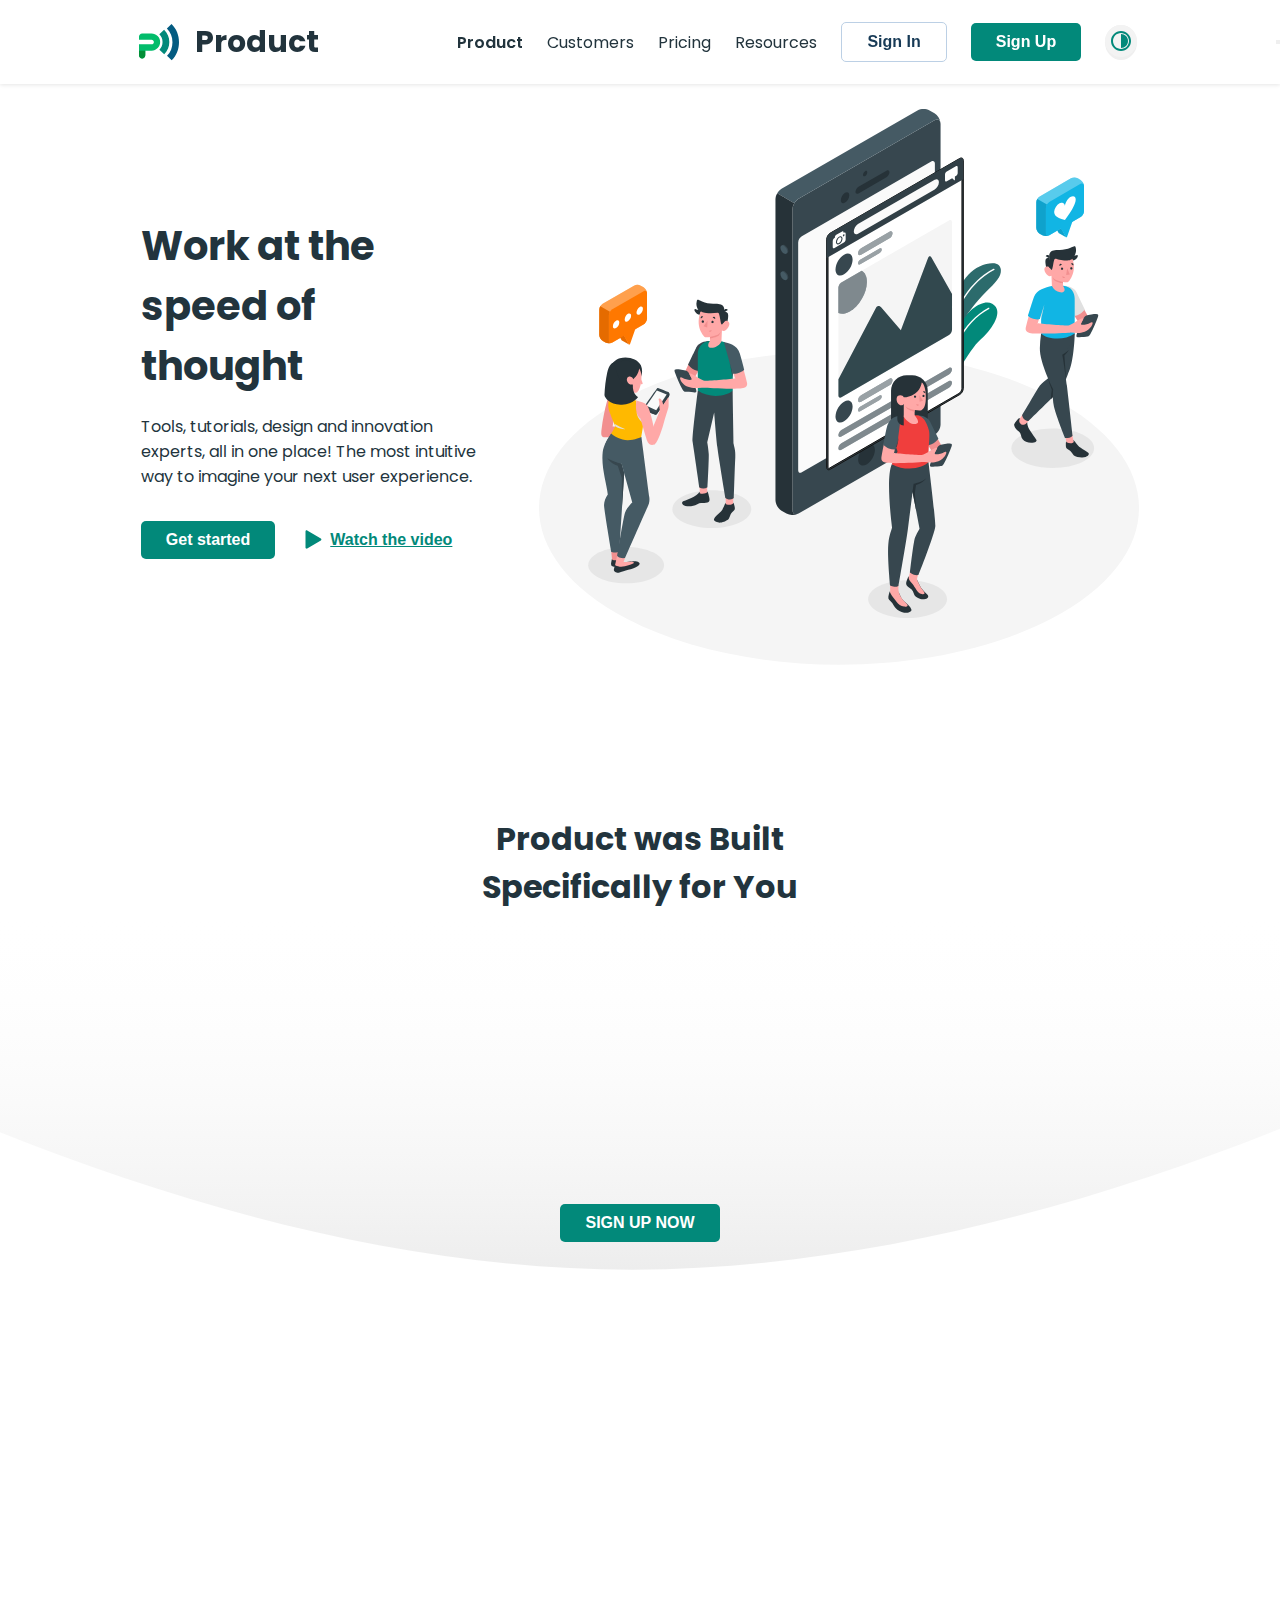
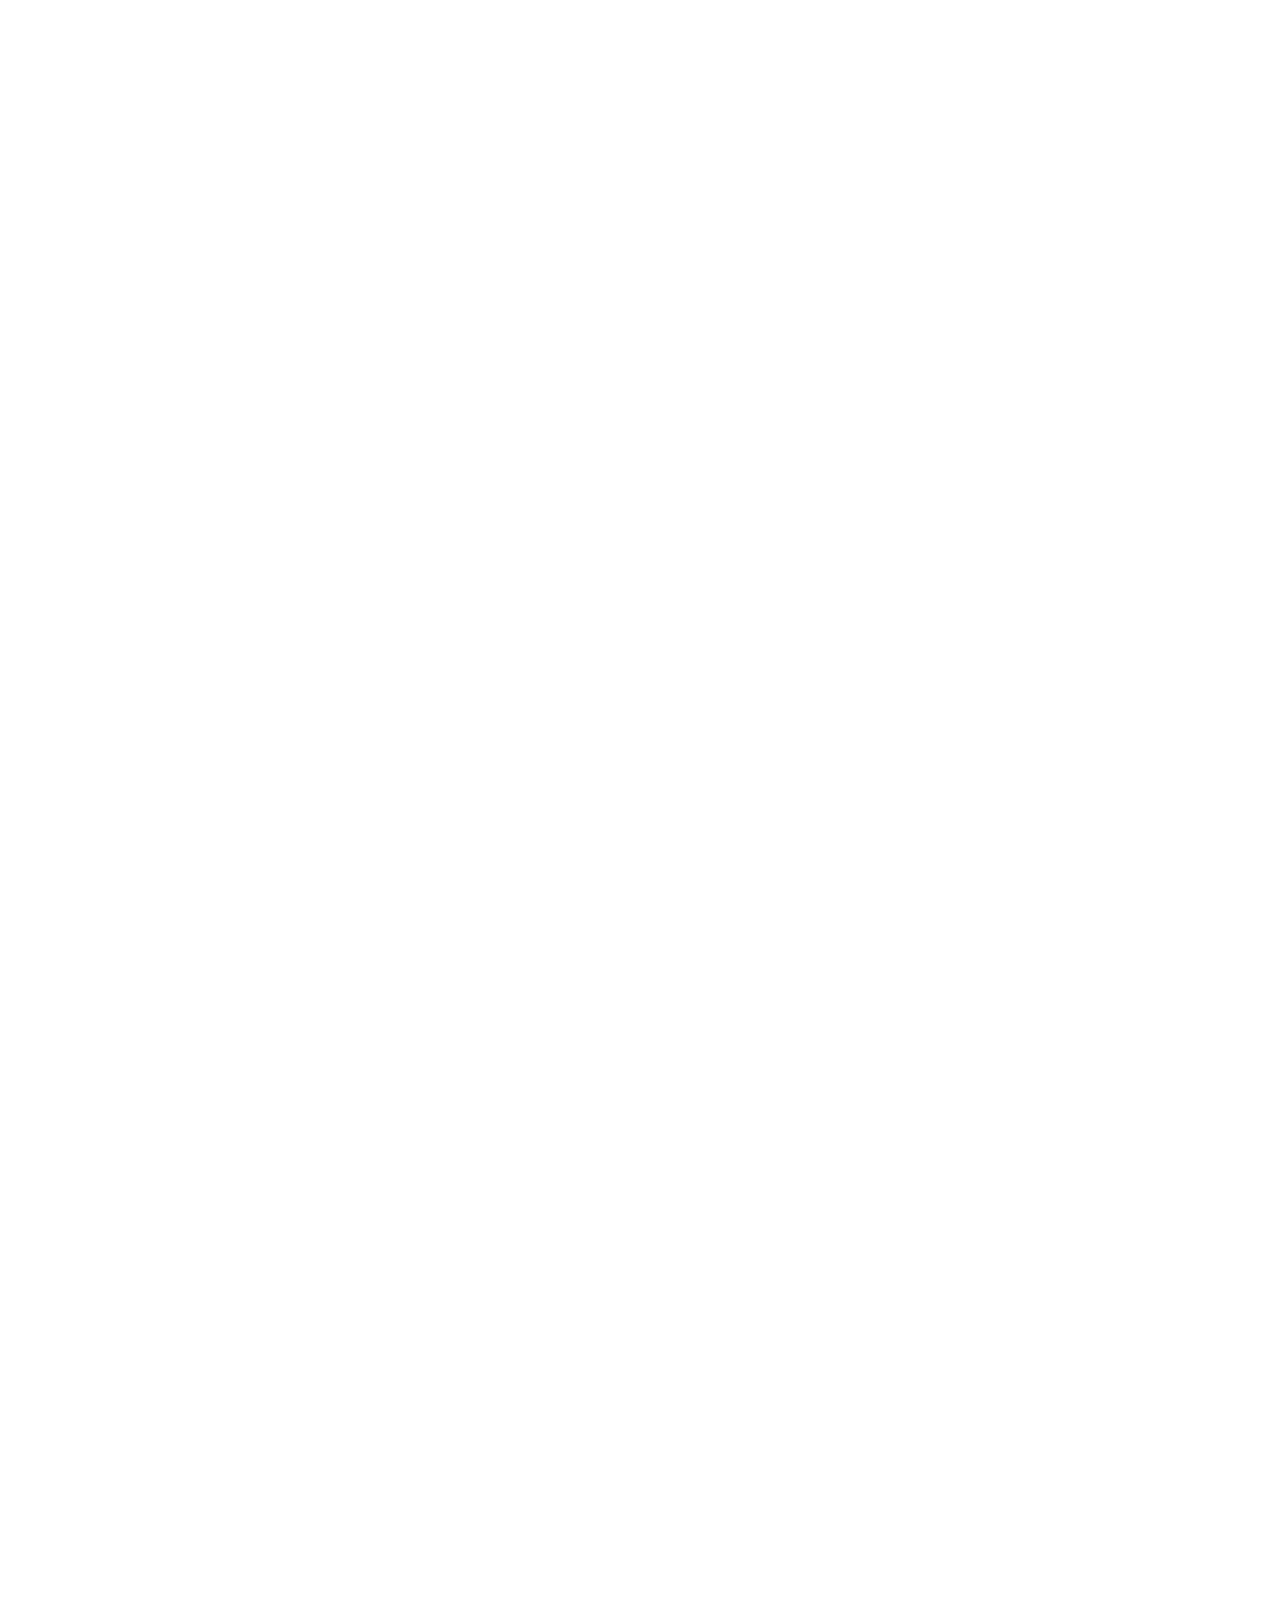
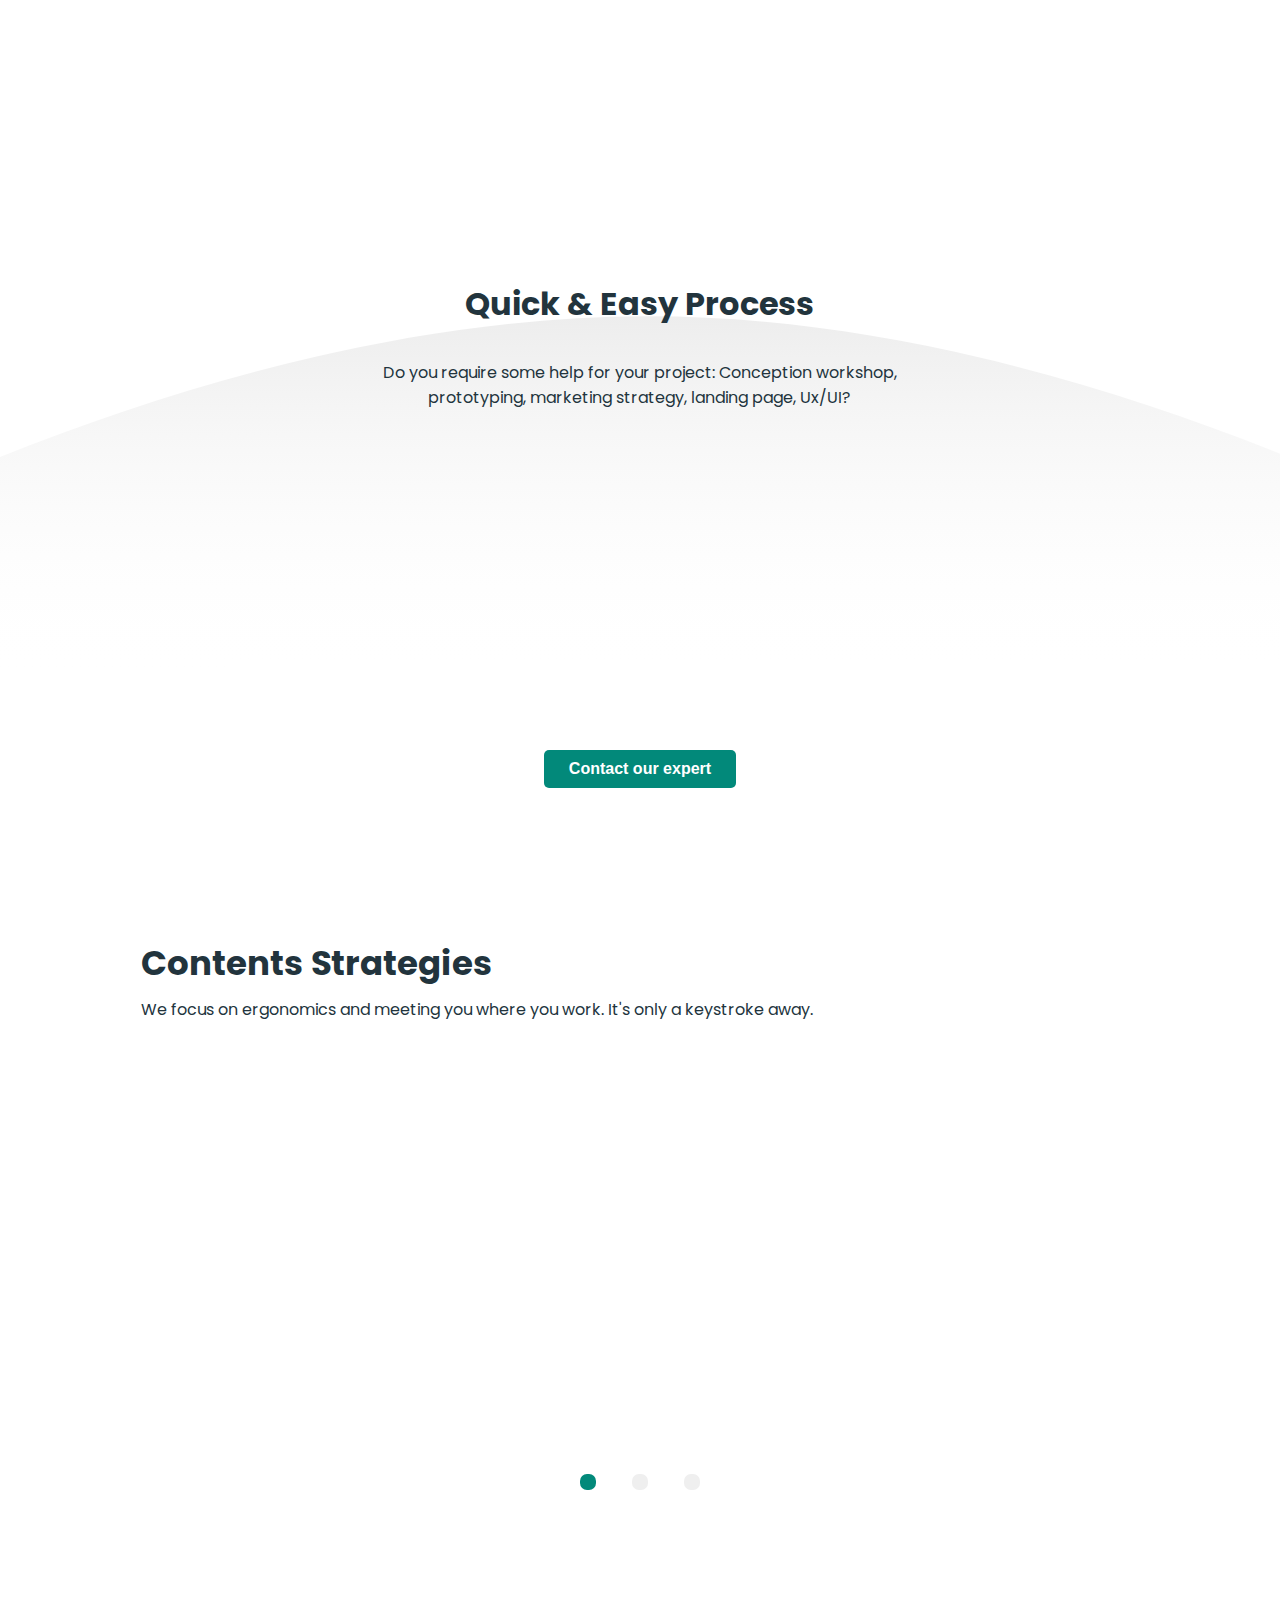
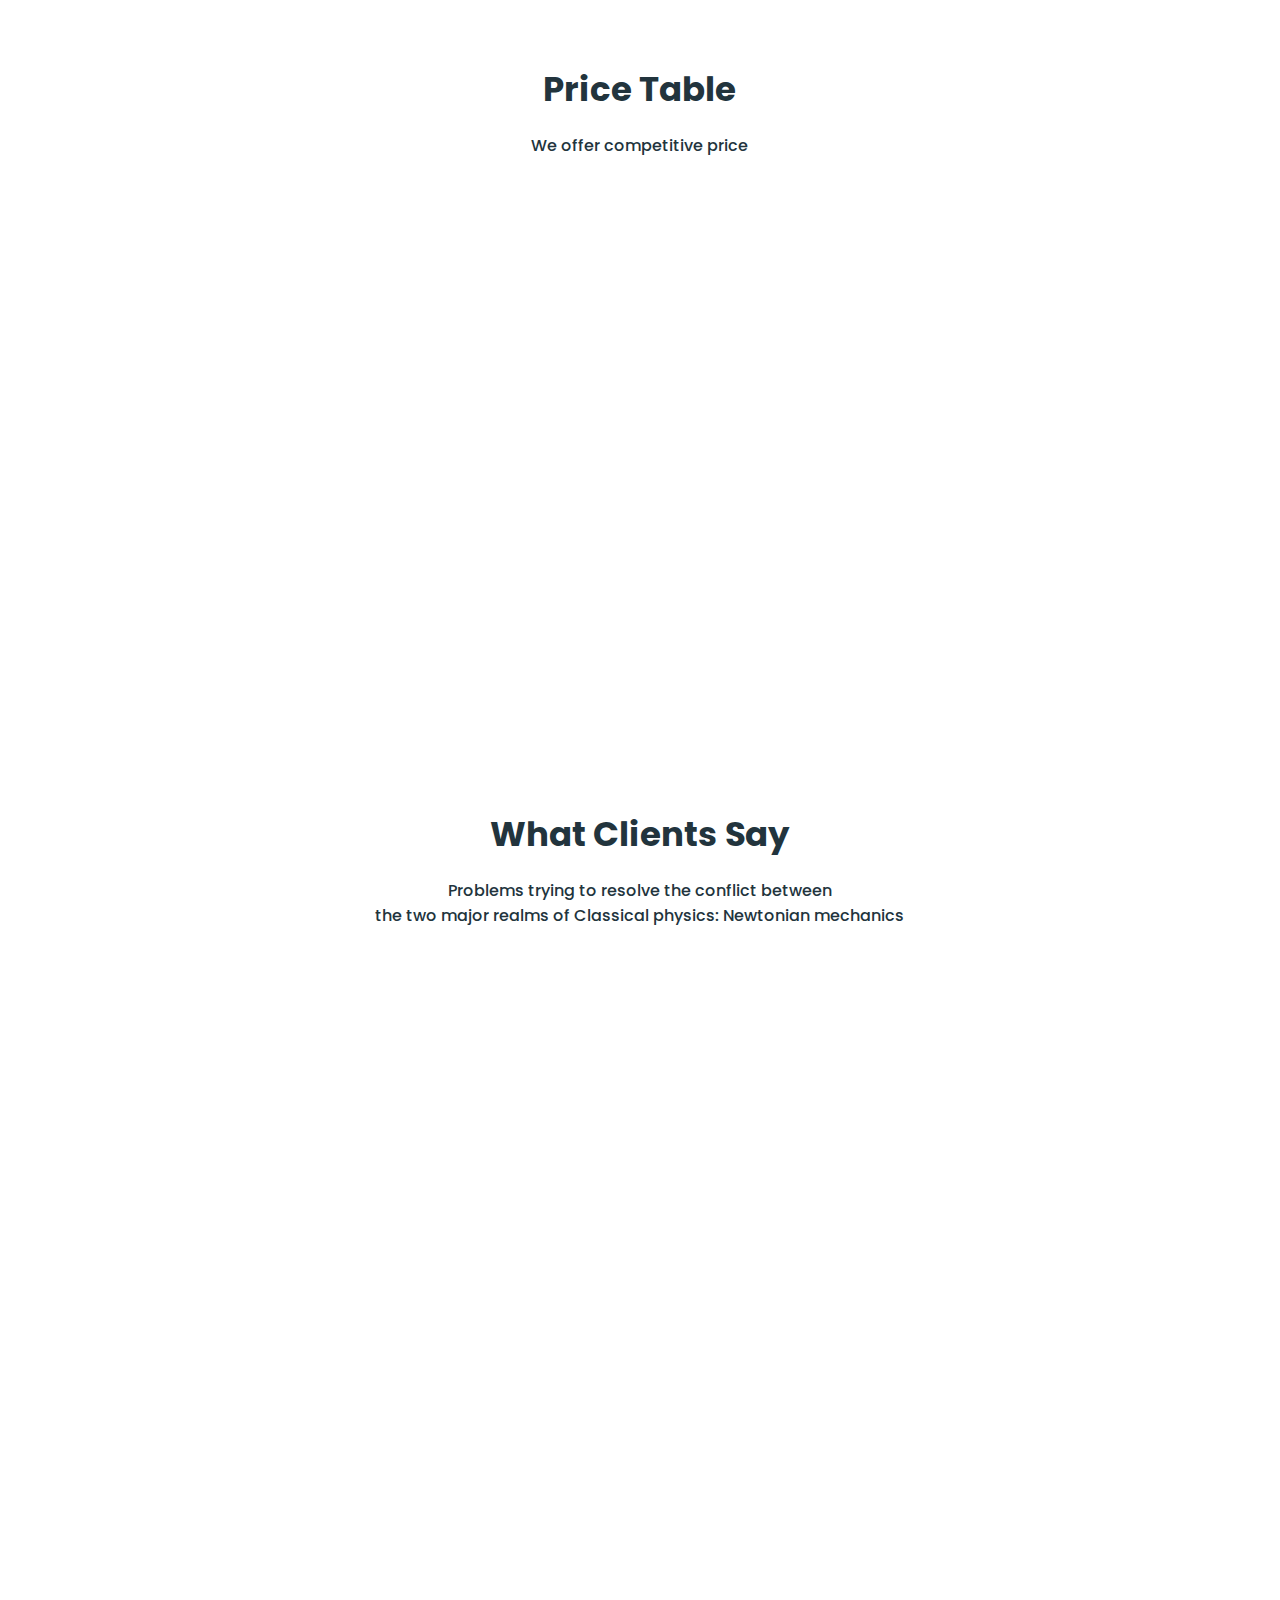
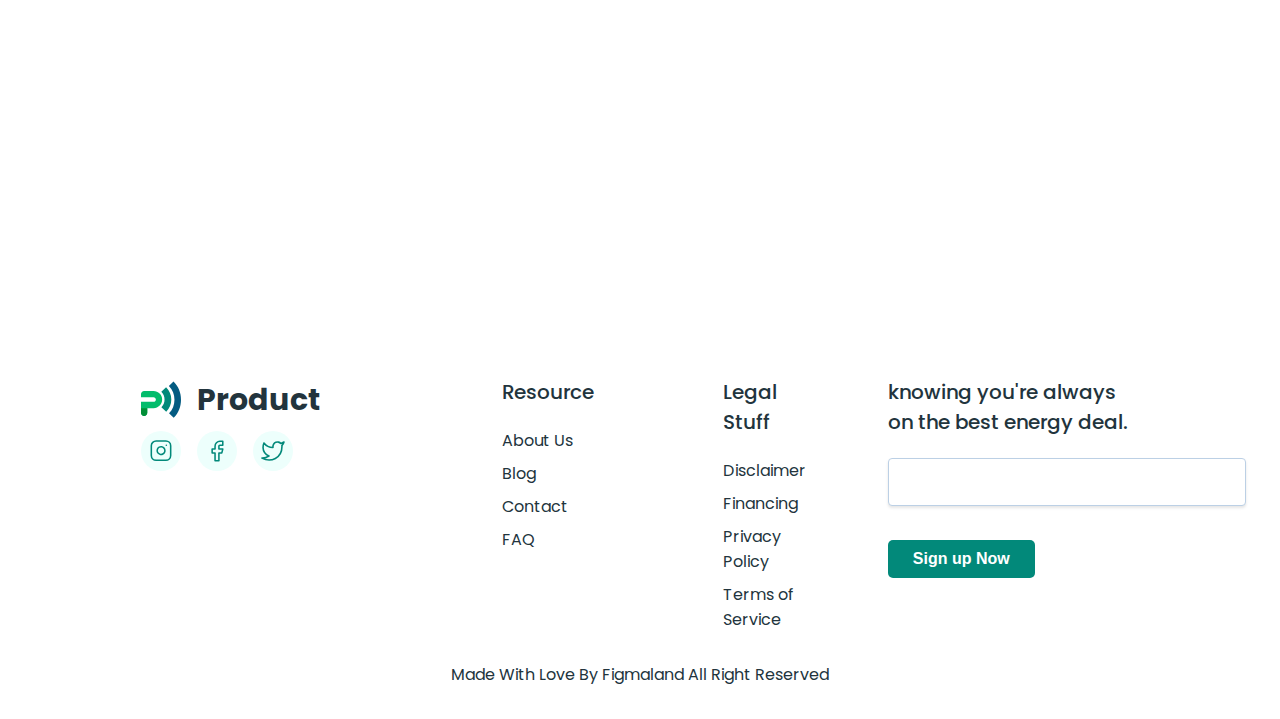
<file: index.html>
<!DOCTYPE html>
<html lang="en">
<head>
    <meta charset="UTF-8">
    <meta http-equiv="X-UA-Compatible" content="IE=edge">
    <meta name="viewport" content="width=device-width, initial-scale=1.0">
    <link rel="icon" type="image/x-icon" href="images/logo/favicon.ico" sizes="32x32">
    
    <link rel="stylesheet" href="./style/css/main.css">
    <link rel="stylesheet" href="./style/css/header-footer.css">
    <link rel="stylesheet" href="./style/css/price-table.css">
    <link rel="stylesheet" href="./style/css/product/style.css">
    <link rel="stylesheet" href="./style/css/product/responsive.css">

    <script type="text/javascript" src="js/nav-menu.js" defer></script>
    <script type="text/javascript" src="js/dark-light-mode.js" defer></script>
    <script type="text/javascript" src="js/modal-video.js" defer></script>
    <script type="text/javascript" src="js/price-table.js" defer></script>
    <script type="text/javascript" src="js/animations.js" defer></script>
    <script type="text/javascript" src="js/blogs-slider.js" defer></script>
    <script type="text/javascript" src="js/footer-email-form-validation.js" defer></script>

    <title>Product</title>
</head>
<body class="body-background">

    <header class="main-header">
        <section class="main-header-bar">
            <section class="main-header-logo">
                <a href="index.html">
                    <img src="images/logo/logo.svg" alt="product logo">
                    <h1>Product</h1>
                </a>
            </section>
            <nav class="main-header-nav">
                <a title="Product" href="index.html" class="active">Product</a>
                <a title="Customers" href="customers.html">Customers</a>
                <a title="Pricing" href="pricing.html">Pricing</a>
                <a title="Resources" href="resources.html">Resources</a>
        
                <button class="button signin-btn">Sign In</button>
                <button class="button">Sign Up</button>
                <button class="switcher"><img src="images/icons/switcher.svg" alt="dark mode button"></button>
            </nav>
        </section>
        <button class="main-header-nav-btn"></button>
    </header>

    <main class="container">
        <section>
            <section class="hero-section">
                <section class="hero-section-content animation-to-top">
                    <h2>Work at the speed of thought</h2>
                    <p>Tools, tutorials, design and innovation experts, all in one place! 
                        The most intuitive way to imagine your next user experience.</p>
                    <section class="hero-section-btns">
                        <button class="button">Get started</button>
                        <button class="button play-btn"><img src="images/icons/play.svg" alt="play video icon"> Watch the video</button>
                    </section>
                </section>
                <img class="infinite" src="images/illustrations/hero.svg" alt="hero illustration">
            </section>
    
            <section class="modal">
                <section class="modal-content">
                    <button class="close-btn"></button>
                    <iframe width="60%" height="60%" src="https://www.youtube.com/embed/N5wpD9Ov_To" title="YouTube video player" frameborder="0" allow="accelerometer; autoplay; clipboard-write; encrypted-media; gyroscope; picture-in-picture" allowfullscreen></iframe>
                </section>
            </section>
        </section>
        
        <section class="main-presentation">
            <h3>Product  was Built Specifically for You</h3>
            <section class="main-presentation-items">
                <section class="main-presentation-item animation-scale">
                    <img src="images/icons/click.svg" alt="First click tests">
                    <h4>First click tests</h4>
                    <p>While most people enjoy casino gambling,</p>
                </section>
                <section class="main-presentation-item animation-scale">
                    <img src="images/icons/design.svg" alt="Design surveys">
                    <h4>Design surveys</h4>
                    <p>Sports betting, lottery and bingo playing for the fun</p>
                </section>
                <section class="main-presentation-item animation-scale">
                    <img src="images/icons/preference.svg" alt="Preference tests">
                    <h4>Preference tests</h4>
                    <p>The Myspace page defines the individual.</p>
                </section>
                <section class="main-presentation-item animation-scale">
                    <img src="images/icons/time.svg" alt="Five second tests">
                    <h4>Five second tests</h4>
                    <p>Personal choices and the overall personality of the person. ,</p>
                </section>
            </section>
            <button class="button">SIGN UP NOW</button>
        </section>

        <section  class="flex-sections">
            <section class="animation-to-right">
                <h5>Effortless Validation for</h5>
                <h4 class="left">Management</h4>
                <p>The Myspace page defines the individual, his or her characteristics, traits, 
                    personal choices and the overall personality of the person. </p>
                <h5>Accessory makers</h5>
                <p>While most people enjoy casino gambling, sports betting, lottery and 
                    bingo playing for the fun</p>
                <h5>Alterationists</h5>
                <p>If you are looking for a new way to promote your business that
                     won’t cost you more money, </p>
            </section>
            <img class="animation-to-left" src="images/illustrations/management.svg" alt="management">
        </section>

        <section  class="flex-sections middle">
            <img class="animation-to-right" src="images/illustrations/support.svg" alt="support">
            <section class="animation-to-left">
                <h5>Easier decision making for</h5>
                <h4 class="left">Customer Support</h4>
                <p>The Myspace page defines the individual, his or her characteristics, traits, 
                    personal choices and the overall personality of the person</p>
                <section class="support-list">
                    <img src="images/icons/check-orange.svg" alt="check-orange" class="check-icons-margin">
                    <p>Never worry about overpaying for your energy again.</p>
                </section>
                <section class="support-list">
                    <img src="images/icons/check-red.svg" alt="check-orange" class="check-icons-margin">
                    <p>We will only switch you to energy companies that we trust and will treat you right</p>
                </section>
                <section class="support-list">
                    <img src="images/icons/check-blue.svg" alt="check-orange" class="check-icons-margin">
                    <p>We track the markets daily and know where the savings are.</p>
                </section>
            </section>
        </section>

        <section  class="flex-sections">
            <section class="animation-to-right">
                <h5>Optimisation for</h5>
                <h4 class="left">Collaborative</h4>
                <p>Few would argue that, despite the advancements of feminism over the past three decades, 
                    women still face a double standard when it comes to their behavior. </p>
                <h5>Accessory makers</h5>
                <p>While most people enjoy casino gambling, sports betting, lottery and 
                    bingo playing for the fun</p>
                <h5>Alterationists</h5>
                <p>If you are looking for a new way to promote your business that
                     won’t cost you more money, </p>
            </section>
            <img class="animation-to-left" src="images/illustrations/collaborative.svg" alt="collaborative">
        </section>

        <section class="contact-expert-section">
            <h3>Quick & Easy Process</h3>
            <p class="center-para">Do you require some help for your project: Conception workshop,
                prototyping, marketing strategy, landing page, Ux/UI?</p>
            <section class="expert-roles">
                <section class="expert-role cloud-left animation-to-right">
                    <img src="images/avatars/avatar-1.png" alt="first expert">
                    <p>I can take care of your pitch</p>
                </section>
                <section class="expert-role right animation-to-left">
                    <img src="images/avatars/avatar-4.png" alt="second expert">
                    <p>I can prototype your app</p>
                </section>
                <section class="expert-role right left-in-media animation-to-left">
                    <img src="images/avatars/avatar-2.png" alt="third expert">
                    <p>I can design you website</p>
                </section>
                <section class="expert-role cloud-left right-in-media animation-to-right">
                    <img src="images/avatars/avatar-3.png" alt="fourth expert">
                    <p>I can help marketing strategy</p>
                </section>
            </section>
            <button class="button center">Contact our expert</button>
        </section>

        <section class="blogs-section">
            <h2>Contents Strategies</h2>
            <p>We focus on ergonomics and meeting you where you work. It's only a keystroke away.</p>
            <section class="blogs-section-items">
                <section class="blogs-section-item animation-scale">
                    <a href="#">
                        <img src="images/blogs/planning.png" alt="planning image">
                        <section class="blogs-section-item-content">
                            <p>By <span class="p-bold">Wahid Ari </span>| 03 March 2019</p>
                            <h4>Increasing Prosperity With Positive Thinking</h4>
                        </section>
                    </a>
                </section>
                <section class="blogs-section-item animation-scale">
                    <a href="#">
                        <img src="images/blogs/business.png" alt="planning image">
                        <section class="blogs-section-item-content">
                            <p>By <span class="p-bold">Wahid Ari </span>| 03 March 2019</p>
                            <h4>Motivation Is The First Step To Success</h4>
                        </section>
                    </a>
                </section>
                <section class="blogs-section-item animation-scale">
                    <a href="#">
                        <img src="images/blogs/buildings.png" alt="planning image">
                        <section class="blogs-section-item-content">
                            <p>By <span class="p-bold">Wahid Ari </span>| 03 March 2019</p>
                            <h4>Success Steps For Your Personal Or Business</h4>
                        </section>
                    </a>
                </section>

                <section class="blogs-section-item animation-scale">
                    <a href="#">
                        <img src="images/blogs/motivation-mac.png" alt="motivation image">
                        <section class="blogs-section-item-content">
                            <p>By <span class="p-bold">Wahid Ari </span>| 03 March 2019</p>
                            <h4>Success Steps For Your Personal Or Business</h4>
                        </section>
                    </a>
                </section>
                <section class="blogs-section-item animation-scale">
                    <a href="#">
                        <img src="images/blogs/success-mac.png" alt="success image">
                        <section class="blogs-section-item-content">
                            <p>By <span class="p-bold">Wahid Ari </span>| 03 March 2019</p>
                            <h4>Success Steps For Your Personal Or Business</h4>
                        </section>
                    </a>
                </section>
                <section class="blogs-section-item animation-scale">
                    <a href="#">
                        <img src="images/blogs/success.png" alt="success image">
                        <section class="blogs-section-item-content">
                            <p>By <span class="p-bold">Wahid Ari </span>| 03 March 2019</p>
                            <h4>Success Steps For Your Personal Or Business</h4>
                        </section>
                    </a>
                </section>

                <section class="blogs-section-item animation-scale">
                    <a href="#">
                        <img src="images/blogs/motivation.png" alt="motivation image">
                        <section class="blogs-section-item-content">
                            <p>By <span class="p-bold">Wahid Ari </span>| 03 March 2019</p>
                            <h4>Success Steps For Your Personal Or Business</h4>
                        </section>
                    </a>
                </section>
                <section class="blogs-section-item animation-scale">
                    <a href="#">
                        <img src="images/blogs/buildings.png" alt="planning image">
                        <section class="blogs-section-item-content">
                            <p>By <span class="p-bold">Wahid Ari </span>| 03 March 2019</p>
                            <h4>Success Steps For Your Personal Or Business</h4>
                        </section>
                    </a>
                </section>
                <section class="blogs-section-item animation-scale">
                    <a href="#">
                        <img src="images/blogs/business.png" alt="planning image">
                        <section class="blogs-section-item-content">
                            <p>By <span class="p-bold">Wahid Ari </span>| 03 March 2019</p>
                            <h4>Success Steps For Your Personal Or Business</h4>
                        </section>
                    </a>
                </section>
            </section>
            <ul class="blogs-slides">
                <li><button id="first-slide-button" class="active-button"></button></li>
                <li><button id="second-slide-button"></button></li>
                <li><button id="third-slide-button"></button></li>
            </ul>
        </section>

        <section class="price-table">
            <h2>Price Table</h2>
            <p>We offer competitive price</p>
            <section class="price-table-row">
            </section>
        </section>

        <section class="review-section">
            <h2>What Clients Say</h2>
            <p>Problems trying to resolve the conflict between</p>
            <p>the two major realms of Classical physics: Newtonian mechanics</p>

            <section class="review-section-items">
                <article class="review-section-item animation-to-top">
                    <img src="images/icons/stars.svg" alt="review stars">
                    <p>Product helps you see how many more days you need to work to 
                    reach your financial goal.</p>
                    <section class="reviewer">
                        <img src="images/avatars/avatar-5.png" alt="reviewer profile picture">
                        <section class="reviewer-information">
                            <p class="reviewer-name">Wahid Ari</p>
                            <p class="reviewer-job">Designer</p>
                        </section>
                    </section>
                </article>
                <article class="review-section-item animation-to-top reveal2">
                    <img src="images/icons/stars.svg" alt="review stars">
                    <p>Product helps you see how many more days you need to work to 
                    reach your financial goal.</p>
                    <section class="reviewer">
                        <img src="images/avatars/avatar-6.png" alt="reviewer profile picture">
                        <section class="reviewer-information">
                            <p class="reviewer-name">Wahid Ari</p>
                            <p class="reviewer-job">Designer</p>
                        </section>
                    </section>
                </article>
                <article class="review-section-item animation-to-top reveal3">
                    <img src="images/icons/stars.svg" alt="review stars">
                    <p>Product helps you see how many more days you need to work to 
                    reach your financial goal.</p>
                    <section class="reviewer">
                        <img src="images/avatars/avatar-3.png" alt="reviewer profile picture">
                        <section class="reviewer-information">
                            <p class="reviewer-name">Wahid Ari</p>
                            <p class="reviewer-job">Designer</p>
                        </section>
                    </section>
                </article>
            </section>
        </section>

        <section class="call-to-action animation-to-top">
            <section class="call-to-action-content">
                <h4>Join 100 Compannies who boost their business with Product</h4>
                <button class="button">Get This</button>
            </section>
            <img src="images/illustrations/booster.svg" alt="boost business">
        </section>
    </main>

    <footer class="footer-container">
        <section class="footer-items">
            <section class="footer-item">
                <a href="index.html">
                    <img src="images/logo/logo.svg" alt="product logo">
                    <h1>Product</h1>
                </a>
                <section class="footer-social-media">
                    <a href="#"><img src="images/icons/instagram.svg" alt="instagram icon"></a>
                    <a href="#"><img src="images/icons/facebook.svg" alt="facebook icon"></a>
                    <a href="#"><img src="images/icons/twitter.svg" alt="twitter icon"></a>
                </section>
            </section>
            <section class="footer-item">
                <h5>Resource</h5>
                <a href="#">About Us</a>
                <a href="#">Blog</a>
                <a href="#">Contact</a>
                <a href="#">FAQ</a>
            </section>
            <section class="footer-item">
                <h5>Legal Stuff</h5>
                <a href="#">Disclaimer</a>
                <a href="#">Financing</a>
                <a href="#">Privacy Policy</a>
                <a href="#">Terms of Service</a>
            </section>
            <section class="footer-item">
                <h5>knowing you're always on the best energy deal.</h5>
                <form name="emailForm" class="email-form">
                    <input type="email" name="emailInput" required>
                    <input type="submit" class="button" value="Sign up Now"></input>
                </form>
            </section>
        </section>
        <p>Made With Love By Figmaland All Right Reserved</p>
    </footer>
</body>
</html>
</file>
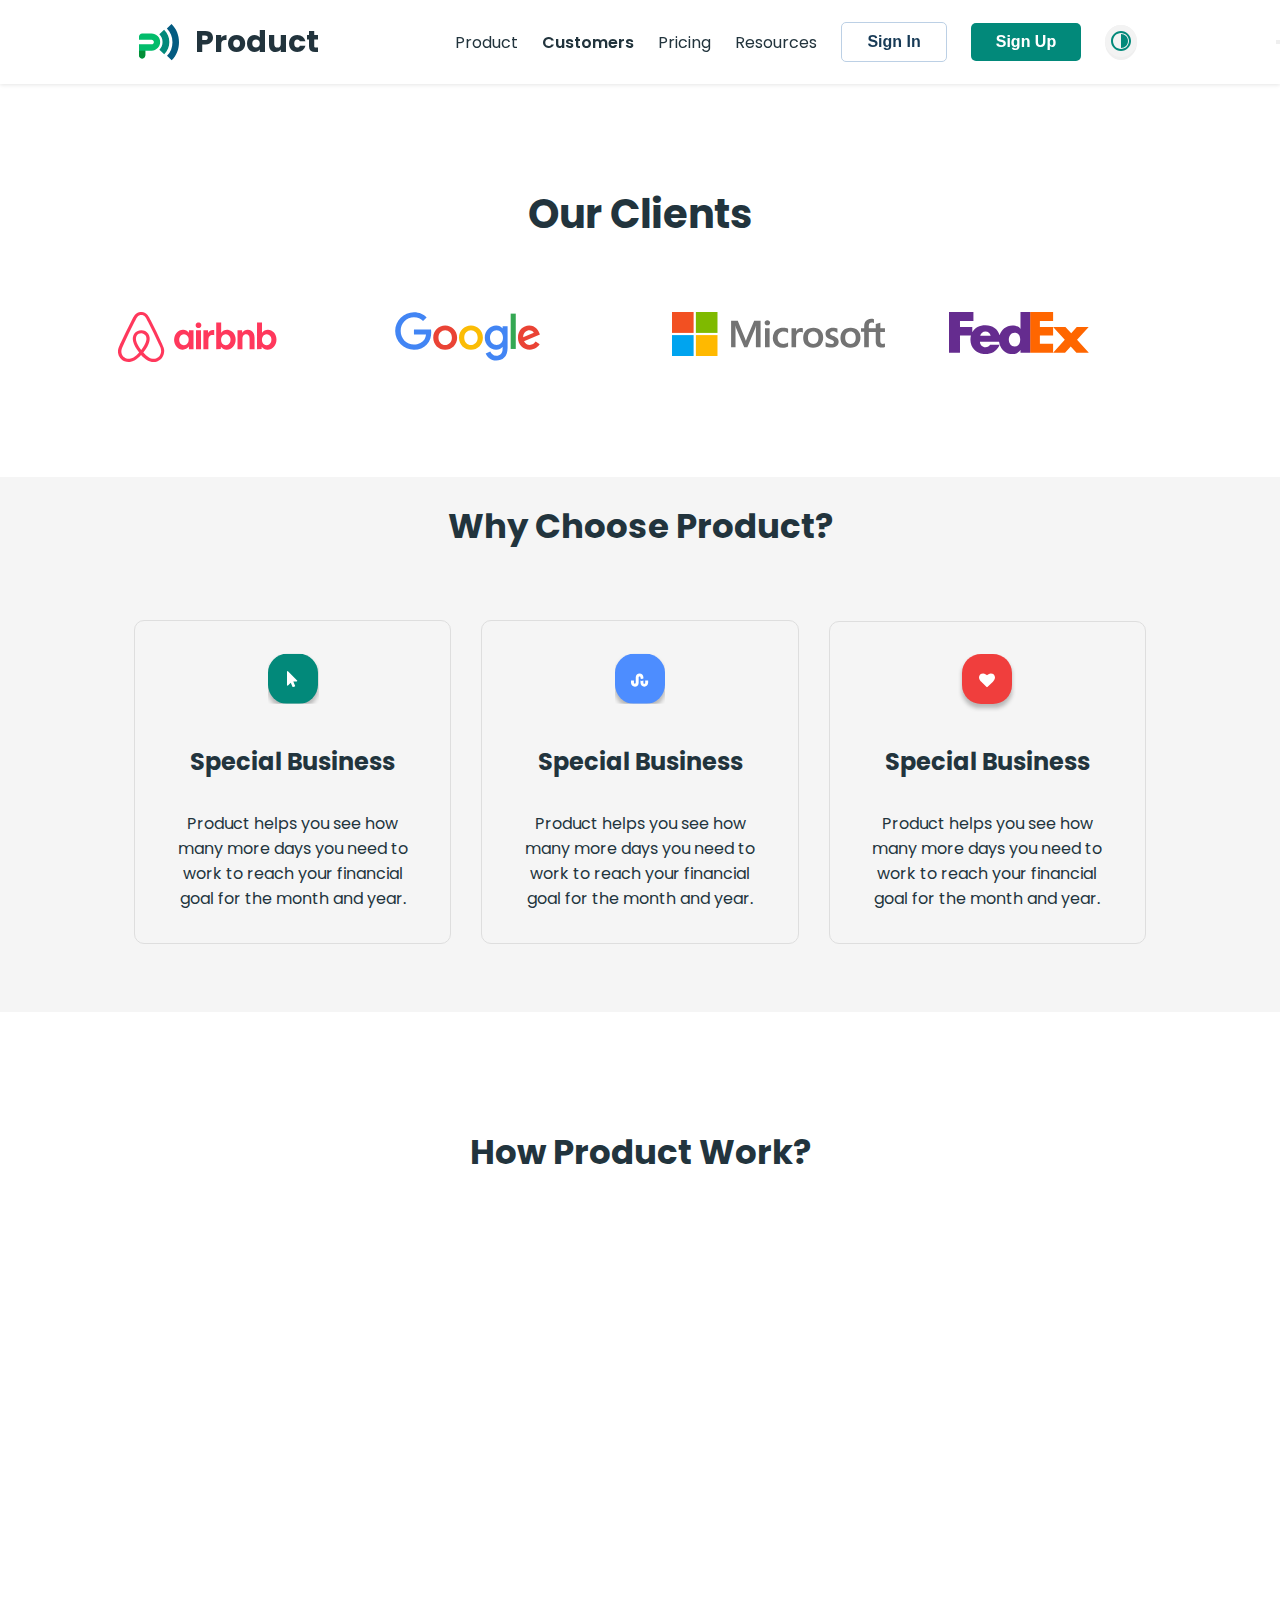
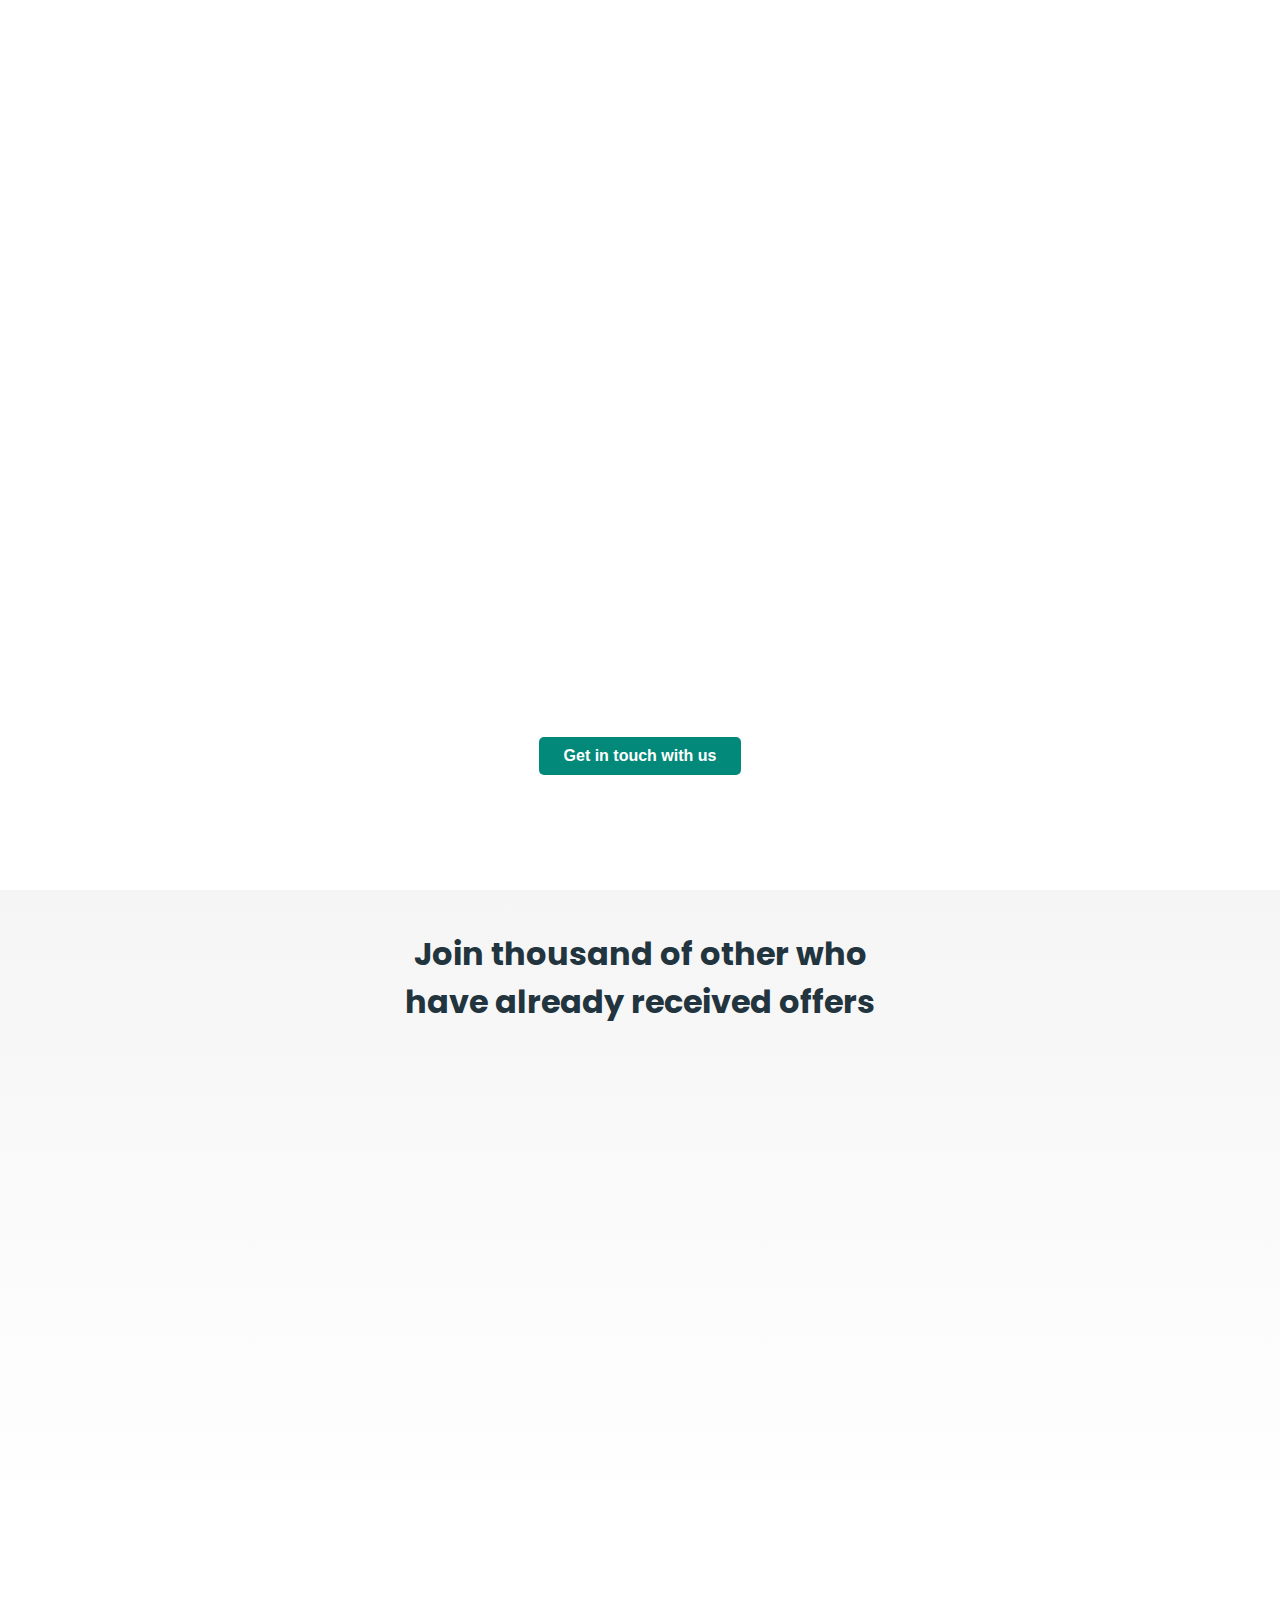
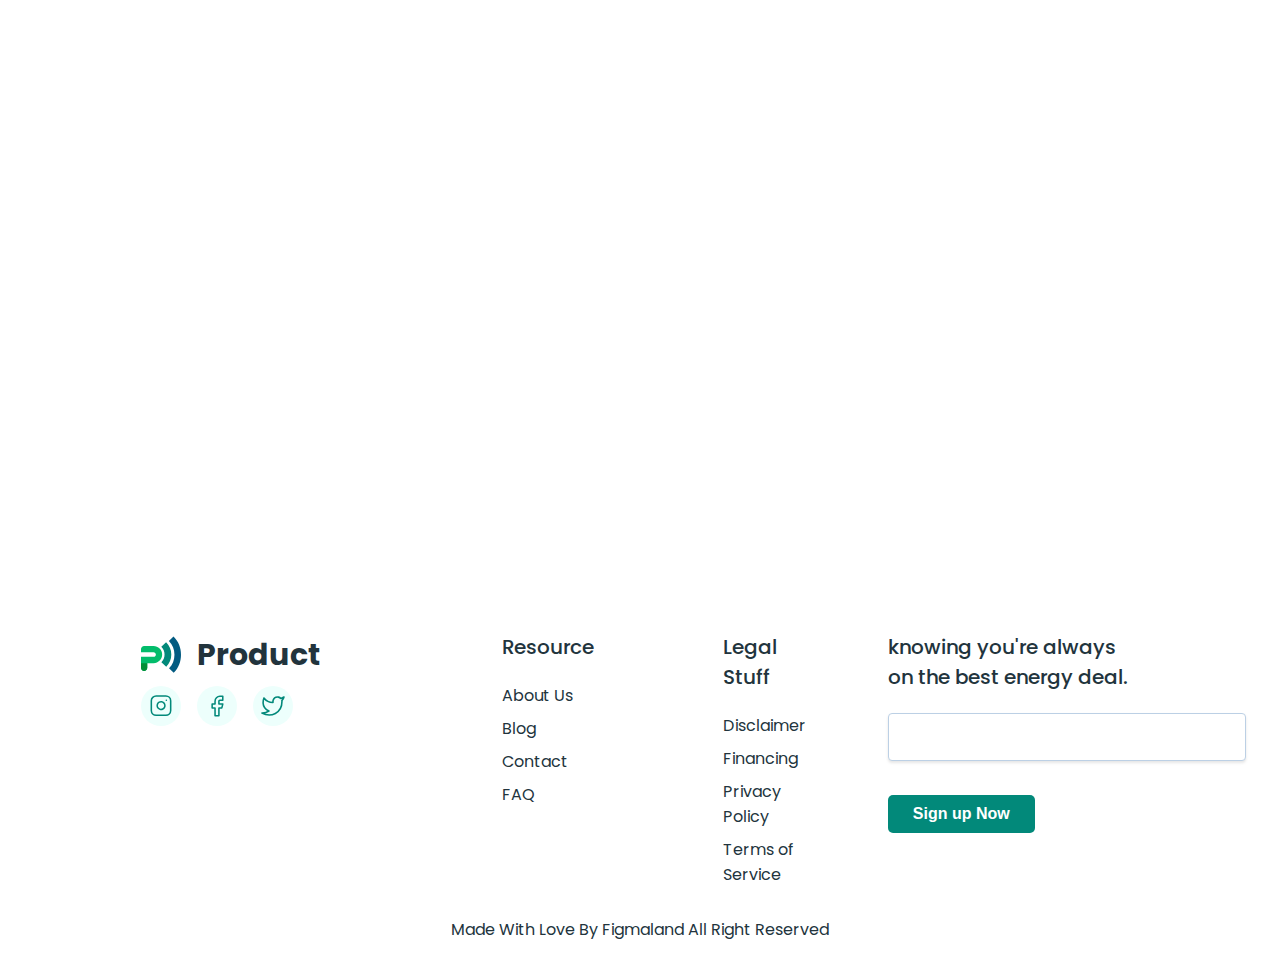
<file: customers.html>
<!DOCTYPE html>
<html lang="en">
<head>
    <meta charset="UTF-8">
    <meta http-equiv="X-UA-Compatible" content="IE=edge">
    <meta name="viewport" content="width=device-width, initial-scale=1.0">
    <link rel="icon" type="image/x-icon" href="images/logo/favicon.ico" sizes="32x32">

    <link rel="stylesheet" href="./style/css/main.css">
    <link rel="stylesheet" href="./style/css/header-footer.css">
    <link rel="stylesheet" href="./style/css/customers/style.css">
    <link rel="stylesheet" href="./style/css/customers/responsive.css">

    <script type="text/javascript" src="js/animations.js" defer></script>
    <script type="text/javascript" src="js/nav-menu.js" defer></script>
    <script type="text/javascript" src="js/dark-light-mode.js" defer></script>
    <script type="text/javascript" src="js/footer-email-form-validation.js" defer></script>

    <title>Product-Customers</title>
</head>
<body>

    <header class="main-header">
        <section class="main-header-bar">
            <section class="main-header-logo">
                <a href="index.html">
                    <img src="images/logo/logo.svg" alt="product logo">
                    <h1>Product</h1>
                </a>
            </section>
            <nav class="main-header-nav">
                <a title="Product" href="index.html">Product</a>
                <a title="Customers" href="customers.html" class="active">Customers</a>
                <a title="Pricing" href="pricing.html">Pricing</a>
                <a title="Resources" href="resources.html">Resources</a>
        
                <button class="button signin-btn">Sign In</button>
                <button class="button">Sign Up</button>
                <button class="switcher"><img src="images/icons/switcher.svg" alt="dark mode button"></button>
            </nav>
        </section>
        <button class="main-header-nav-btn"></button>
    </header>

    <main class="customer-container">
        <section class="client-container">
            <h2>Our Clients</h2>
            <section class="client-items">
                <img src="images/logo/Airbnb Logo.svg" alt="Airbnb Logo" class="animation-to-top">
                <img src="images/logo/Google Logo.svg" alt="Google Logo" class="animation-to-top reveal2">
                <img src="images/logo/Microsoft Logo.svg" alt="Microsoft Logo" class="animation-to-top reveal3">
                <img src="images/logo/FedEx Logo.svg" alt="FedEx Logo" class="animation-to-top reveal4">
            </section>
        </section>

        <section class="product-features">
            <h2>Why Choose Product?</h2>
            <section class="product-features-description">
                <section class="product-features-description-content animation-scale">
                    <img src="images/icons/click.svg" alt="special business">
                    <h6>Special Business</h6>
                    <p>Product helps you see how many more days you need to work 
                        to reach your financial goal for the month and year.</p>
                </section>
                <section class="product-features-description-content animation-scale">
                    <img src="images/icons/design.svg" alt="Instant Result">
                    <h6>Special Business</h6>
                    <p>Product helps you see how many more days you need to work 
                        to reach your financial goal for the month and year.</p>
                </section>
                <section class="product-features-description-content animation-scale">
                    <img src="images/icons/heart.svg" alt="Fastest way to organize">
                    <h6>Special Business</h6>
                    <p>Product helps you see how many more days you need to work 
                        to reach your financial goal for the month and year.</p>
                </section>
            </section>
        </section>

        <section class="product-work">
            <h2>How Product Work?</h2>
            <section class="product-work-items">
                <section class="product-work-item">
                    <img src="images/illustrations/apply.svg" alt="Apply for a product" class="animation-to-right">
                    <section class="product-work-item-content animation-to-left">
                        <h4>STEP 1</h4>
                        <h6>Apply for a product</h6>
                        <p>Completing our easy step-by-step application form gives you access to multiple business with multiple products. 
                            We analyse your business through our proprietary credit analysis technology </p>
                    </section>
                </section>
                <section class="product-work-item right">
                    <img src="images/illustrations/pay.svg" alt="Pay fully refundable" class="animation-to-left">
                    <section class="product-work-item-content animation-to-right">
                        <h4>STEP 2</h4>
                        <h6>Pay fully refundable</h6>
                        <p>Product will contactting you instantly to receive payment of the Application Fee. 
                            if no offer of product is available, your fee will be fully refunded.</p>
                    </section>
                </section>
                <section class="product-work-item">
                    <img src="images/illustrations/completion.svg" alt="Completion" class="animation-to-right">
                    <section class="product-work-item-content animation-to-left">
                        <h4>STEP 3</h4>
                        <h6>Completion</h6>
                        <p>Product will continue to liase between borrower and manager to procees and complete 
                            a quick and efficient settlement</p>
                    </section>
                </section>
            </section>

            <button class="button">Get in touch with us</button>
        </section>

        <section class="product-join">
            <h2>Join thousand of other who have already received offers</h2>
            <section class="product-join-items">
                <section class="product-join-item animation-to-top">
                    <img src="images/icons/business.svg" alt="business">
                    <section class="product-join-item-content">
                        <h4>Business</h4>
                        <section>
                            <p>Cash Flow</p>
                            <p>Asset Backed</p>
                            <p>Receivables Finance</p>
                        </section>
                        <h5>Find the best business product</h5>
                    </section>
                </section>
                <section class="product-join-item animation-to-top">
                    <img src="images/icons/enterprise.svg" alt="enterprise">
                    <section class="product-join-item-content">
                        <h4>Enterprise</h4>
                        <section>
                            <p>Site Acquisition</p>
                            <p>Bridge</p>
                            <p>Development Financing</p>
                        </section>
                        <h5>Find the best business product</h5>
                    </section>
                </section>
            </section>
        </section>
        
        <section class="call-to-action call-to-action-container animation-to-top">
            <section class="call-to-action-content">
                <h4>Join 100 Compannies who boost their business with Product</h4>
                <button class="button">Get This</button>
            </section>
            <img src="images/illustrations/booster.svg" alt="boost business">
        </section>
    </main>

    <footer class="footer-container">
        <section class="footer-items">
            <section class="footer-item col1">
                <a href="index.html">
                    <img src="images/logo/logo.svg" alt="product logo">
                    <h1>Product</h1>
                </a>
                <section class="footer-social-media">
                    <a href="#"><img src="images/icons/instagram.svg" alt="instagram icon"></a>
                    <a href="#"><img src="images/icons/facebook.svg" alt="facebook icon"></a>
                    <a href="#"><img src="images/icons/twitter.svg" alt="twitter icon"></a>
                </section>
            </section>
            <section class="footer-item col2">
                <h5>Resource</h5>
                <a href="#">About Us</a>
                <a href="#">Blog</a>
                <a href="#">Contact</a>
                <a href="#">FAQ</a>
            </section>
            <section class="footer-item">
                <h5>Legal Stuff</h5>
                <a href="#">Disclaimer</a>
                <a href="#">Financing</a>
                <a href="#">Privacy Policy</a>
                <a href="#">Terms of Service</a>
            </section>
            <section class="footer-item">
                <h5>knowing you're always on the best energy deal.</h5>
                <form onsubmit="return false;" name="emailForm" class="email-form">
                    <input type="email" name="emailInput" required>
                    <input type="submit" class="button" value="Sign up Now"></input>
                </form>
            </section>
        </section>
        <p>Made With Love By Figmaland All Right Reserved</p>
    </footer>
</body>
</html>
</file>
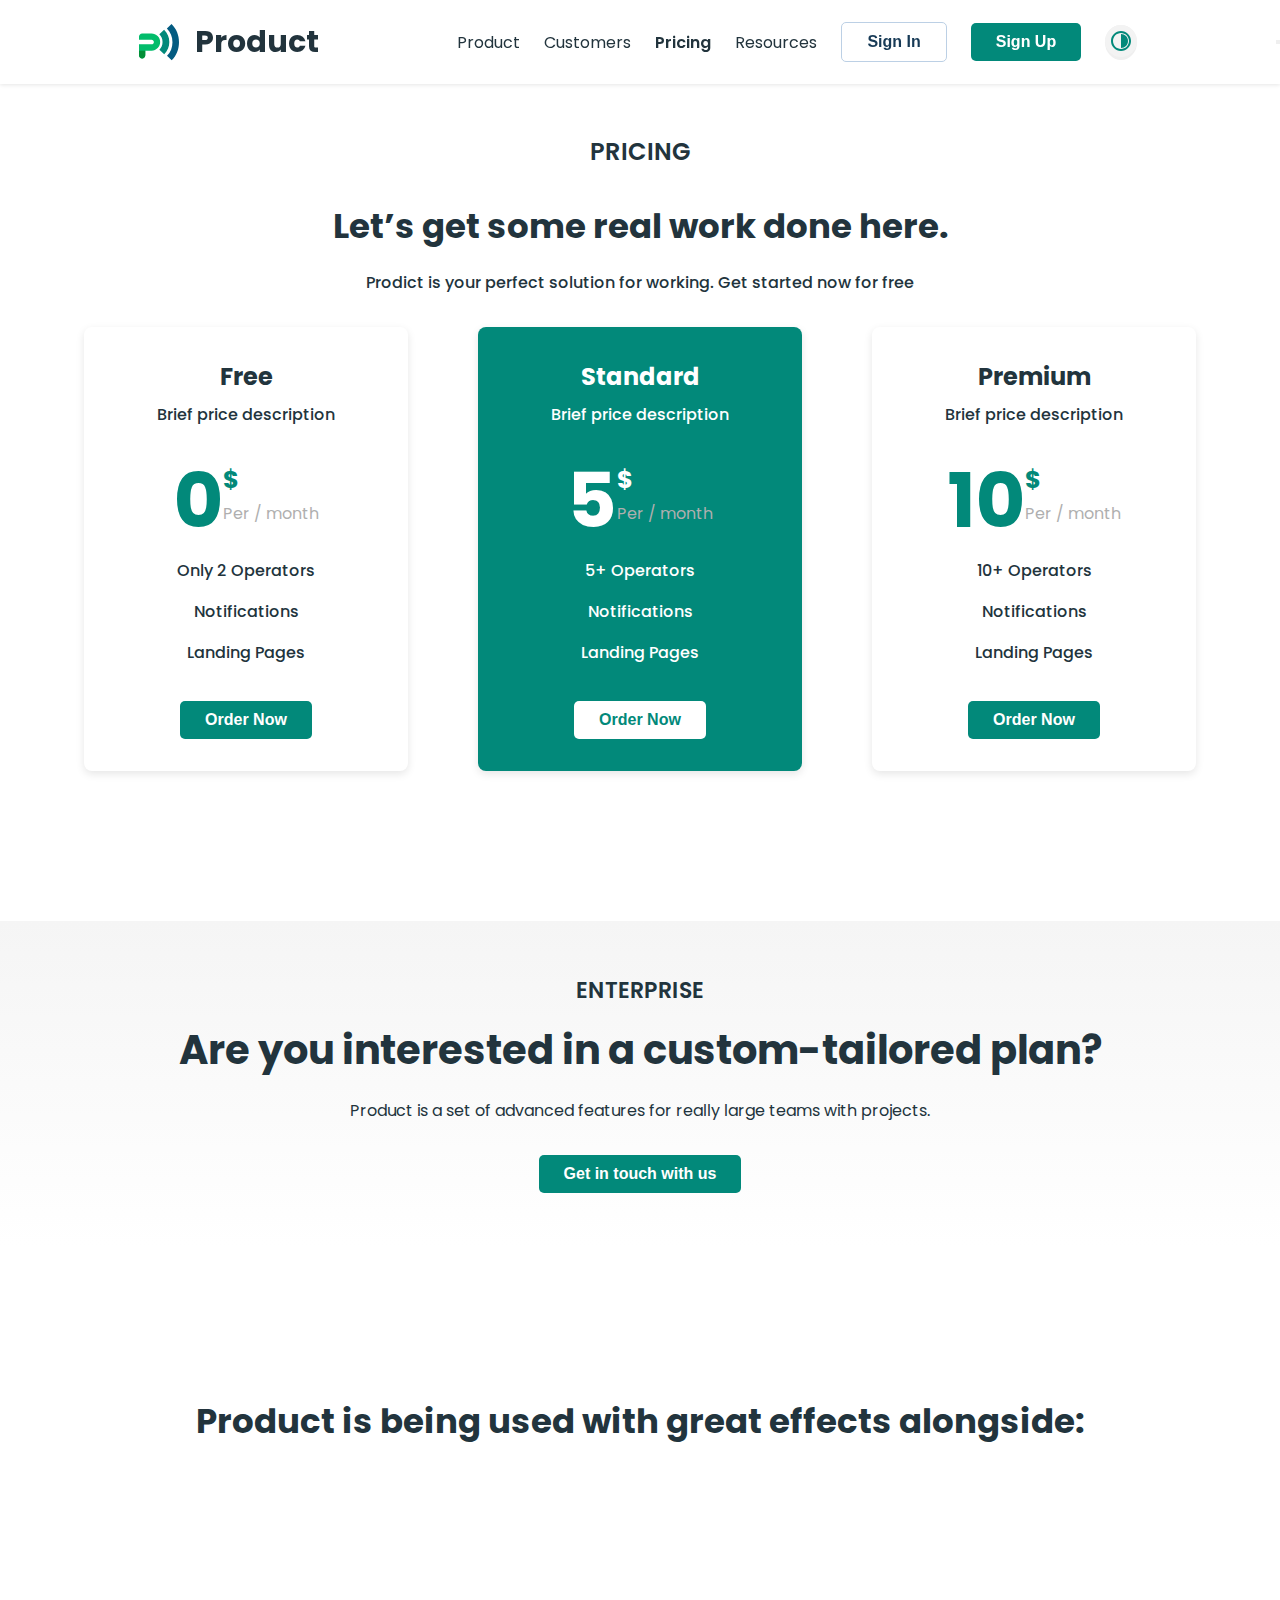
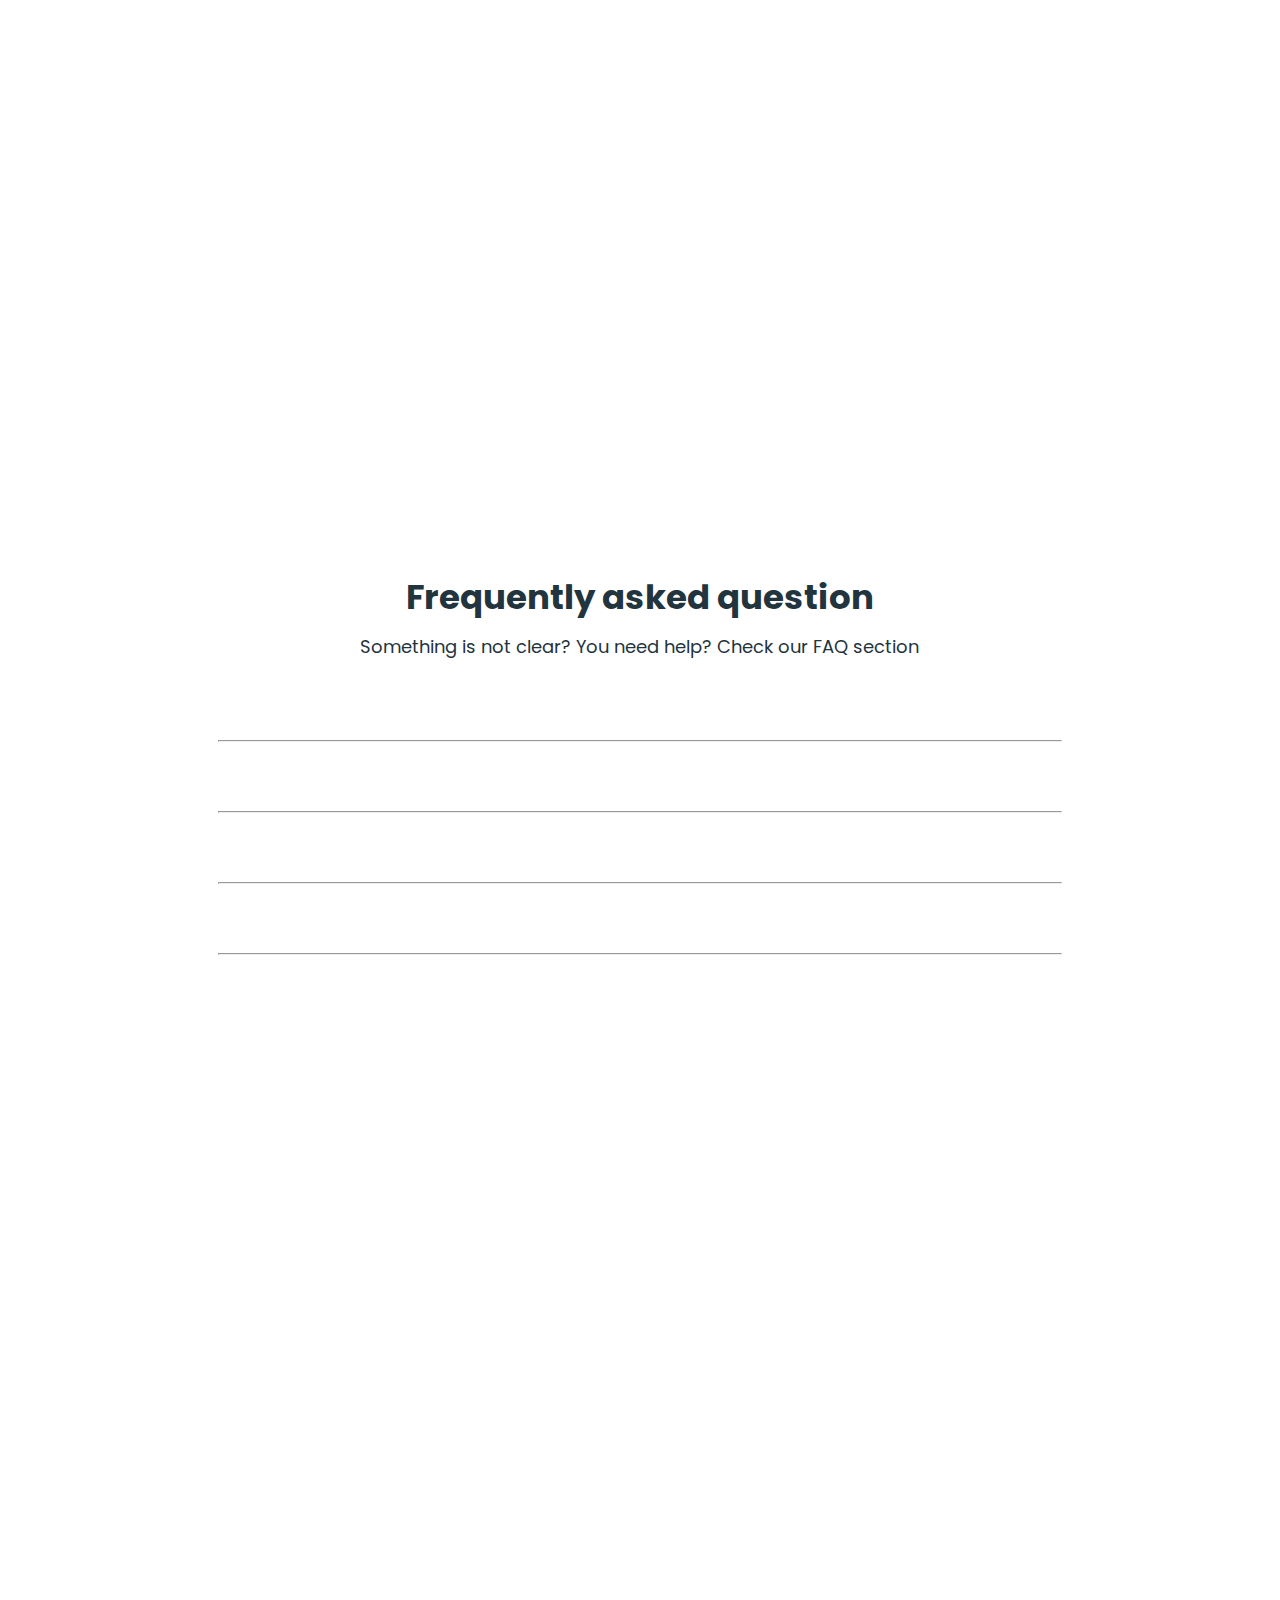
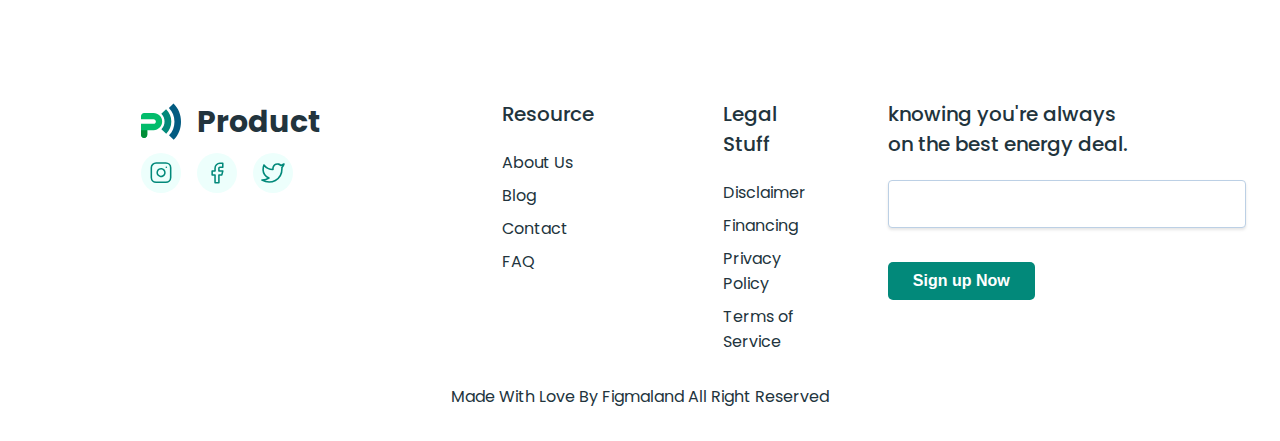
<file: pricing.html>
<!DOCTYPE html>
<html lang="en">
<head>
    <meta charset="UTF-8">
    <meta http-equiv="X-UA-Compatible" content="IE=edge">
    <meta name="viewport" content="width=device-width, initial-scale=1.0">
    <link rel="icon" type="image/x-icon" href="images/logo/favicon.ico" sizes="32x32">

    <link rel="stylesheet" href="./style/css/main.css">
    <link rel="stylesheet" href="./style/css/header-footer.css">
    <link rel="stylesheet" href="./style/css/price-table.css">
    <link rel="stylesheet" href="./style/css/pricing/style.css">
    <link rel="stylesheet" href="./style/css/pricing/responsive.css">

    <script type="text/javascript" src="js/price-table.js" defer></script>
    <script type="text/javascript" src="js/animations.js" defer></script>
    <script type="text/javascript" src="js/nav-menu.js" defer></script>
    <script type="text/javascript" src="js/dark-light-mode.js" defer></script>
    <script type="text/javascript" src="js/questions-tabs.js" defer></script>
    <script type="text/javascript" src="js/footer-email-form-validation.js" defer></script>

    <title>Product-pricing</title>
</head>
<body>
    <header class="main-header">
        <section class="main-header-bar">
            <section class="main-header-logo">
                <a href="index.html">
                    <img src="images/logo/logo.svg" alt="product logo">
                    <h1>Product</h1>
                </a>
            </section>
            <nav class="main-header-nav">
                <a title="Product" href="index.html">Product</a>
                <a title="Customers" href="customers.html">Customers</a>
                <a title="Pricing" href="pricing.html" class="active">Pricing</a>
                <a title="Resources" href="resources.html">Resources</a>
        
                <button class="button signin-btn">Sign In</button>
                <button class="button">Sign Up</button>
                <button class="switcher"><img src="images/icons/switcher.svg" alt="dark mode button"></button>
            </nav>
        </section>
        <button class="main-header-nav-btn"></button>
    </header>

    <main class="container-pricing">
        <section class="price-table">
            <section class="price-table-pricing-page">
                <h3>PRICING</h3>
                <h2>Let’s get some real work done here.</h2>
                <p>Prodict is your perfect solution for working. Get started now for free</p>
                <section class="price-table-row">
                </section>
            </section>
        </section>

        <section class="pricing-interested">
            <h4>ENTERPRISE</h4>
            <h2>Are you interested  in a custom-tailored plan?</h2>
            <p>Product is a set of advanced features for really large teams with projects.</p>
            <button class="button">Get in touch with us</button>
        </section>

        <section class="pricing-product-effects">
            <h2>Product is being used with great effects alongside:</h2>
            <section class="pricing-product-effects-items">
                <img src="images/illustrations/effects.svg" alt="product great effects" class="animation-to-right">
                <section class="animation-to-left">
                    <section class="pricing-product-effects-item">
                        <section class="pricing-product-effects-item-header">
                            <img src="images/icons/enterpreneur.svg" alt="enterpreneur">
                            <h4>Enterpreneur</h4>
                        </section>
                        <p>Product is a great way to help medium and samall enterprise owners achieve their goals</p>
                    </section>
                    <section class="pricing-product-effects-item">
                        <section class="pricing-product-effects-item-header">
                            <img src="images/icons/accountants.svg" alt="accountants">
                            <h4>Accountants</h4>
                        </section>
                        <p>Whether you are working on contract with clients, or on other key accounting documents, Product is for you</p>
                    </section>
                    <section class="pricing-product-effects-item">
                        <section class="pricing-product-effects-item-header">
                            <img src="images/icons/universities.svg" alt="Universities">
                            <h4>Universities</h4>
                        </section>
                        <p>Organize university projects and have documents easily graded online with Product</p>
                    </section>
                </section>
            </section>
        </section>

        <section class="pricing-questions">
            <h2>Frequently asked question</h2>
            <p>Something is not clear? You need help? Check our FAQ section</p>

            <section class="pricing-questions-onglets">
                <ul class="pricing-questions-onglets-items">
                    <section class="pricing-questions-onglets-item animation-to-right">
                        <li>
                            <button class="option">What are my payment option?</button>
                            <p id="option">What are my payment option?</p>
                        </li>
                    </section><hr>
                    <section class="pricing-questions-onglets-item animation-to-left">
                        <li>
                            <button class="invite">How can I invite collaborator to platform?</button>
                            <p id="invite">After creating your account you will have an oppurtunity to create your first project that will be associated withthe 
                            collaborators e-mail. An invitation  will be sent automatically. Then, invited user will have to confirm his account by e-mail and finish userd onboarding.</p>
                        </li>
                    </section><hr>
                    <section class="pricing-questions-onglets-item animation-to-right">
                        <li>
                            <button class="upgrade">Can I upgrade my plan?</button>
                            <p id="upgrade">Can I upgrade my plan?</p>
                        </li>
                    </section><hr>
                    <section class="pricing-questions-onglets-item animation-to-left">
                        <li>
                            <button class="cancel">Can I cancel my plan at anytime?</button>
                            <p id="cancel">Can I cancel my plan at anytime?</p>
                        </li>
                    </section><hr>
                </ul>
            </section>
        </section>

        <section class="call-to-action call-to-action-container animation-to-top">
            <section class="call-to-action-content">
                <h4>Join 100 Compannies who boost their business with Product</h4>
                <button class="button">Get This</button>
            </section>
            <img src="images/illustrations/booster.svg" alt="boost business">
        </section>
    </main>

    <footer class="footer-container">
        <section class="footer-items">
            <section class="footer-item col1">
                <a href="index.html">
                    <img src="images/logo/logo.svg" alt="product logo">
                    <h1>Product</h1>
                </a>
                <section class="footer-social-media">
                    <a href="#"><img src="images/icons/instagram.svg" alt="instagram icon"></a>
                    <a href="#"><img src="images/icons/facebook.svg" alt="facebook icon"></a>
                    <a href="#"><img src="images/icons/twitter.svg" alt="twitter icon"></a>
                </section>
            </section>
            <section class="footer-item col2">
                <h5>Resource</h5>
                <a href="#">About Us</a>
                <a href="#">Blog</a>
                <a href="#">Contact</a>
                <a href="#">FAQ</a>
            </section>
            <section class="footer-item">
                <h5>Legal Stuff</h5>
                <a href="#">Disclaimer</a>
                <a href="#">Financing</a>
                <a href="#">Privacy Policy</a>
                <a href="#">Terms of Service</a>
            </section>
            <section class="footer-item">
                <h5>knowing you're always on the best energy deal.</h5>
                <form onsubmit="return false;" name="emailForm" class="email-form">
                    <input type="email" name="emailInput" required>
                    <input type="submit" class="button" value="Sign up Now"></input>
                </form>
            </section>
        </section>
        <p>Made With Love By Figmaland All Right Reserved</p>
    </footer>
</body>
</html>
</file>
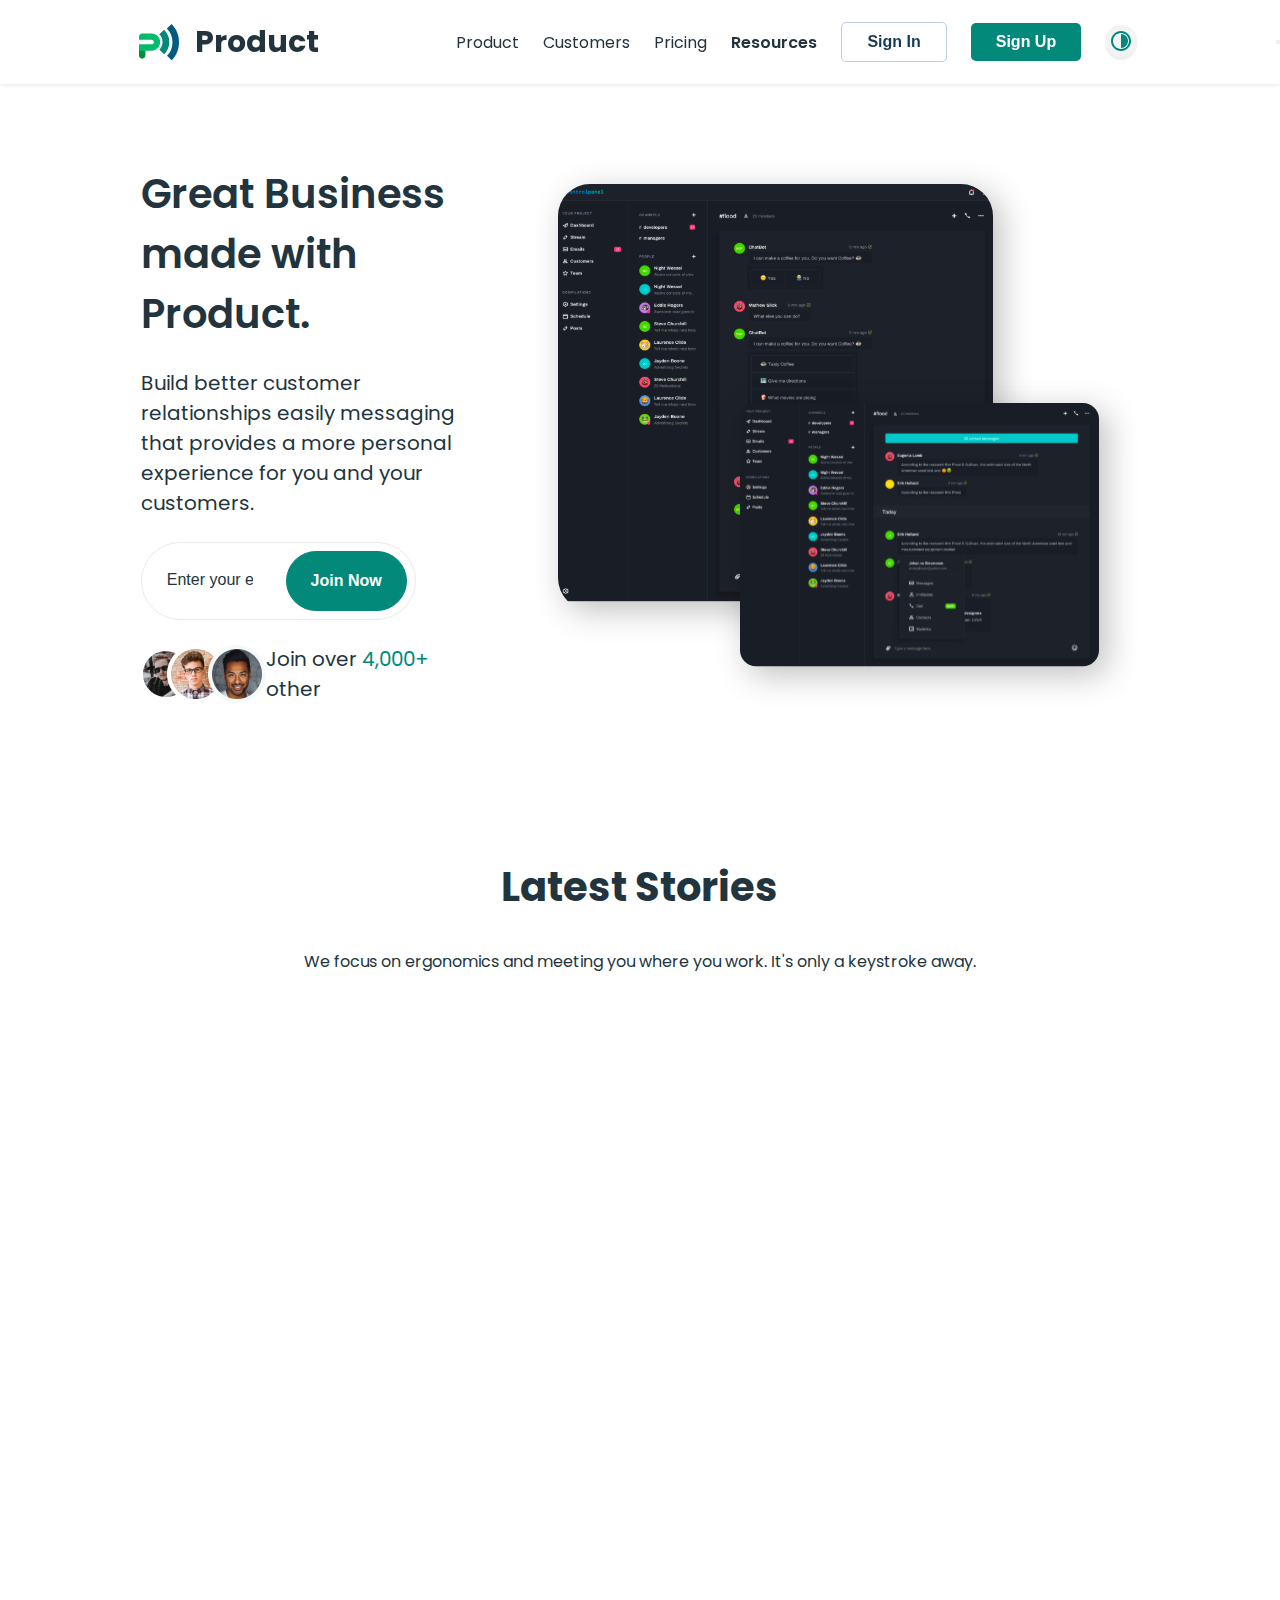
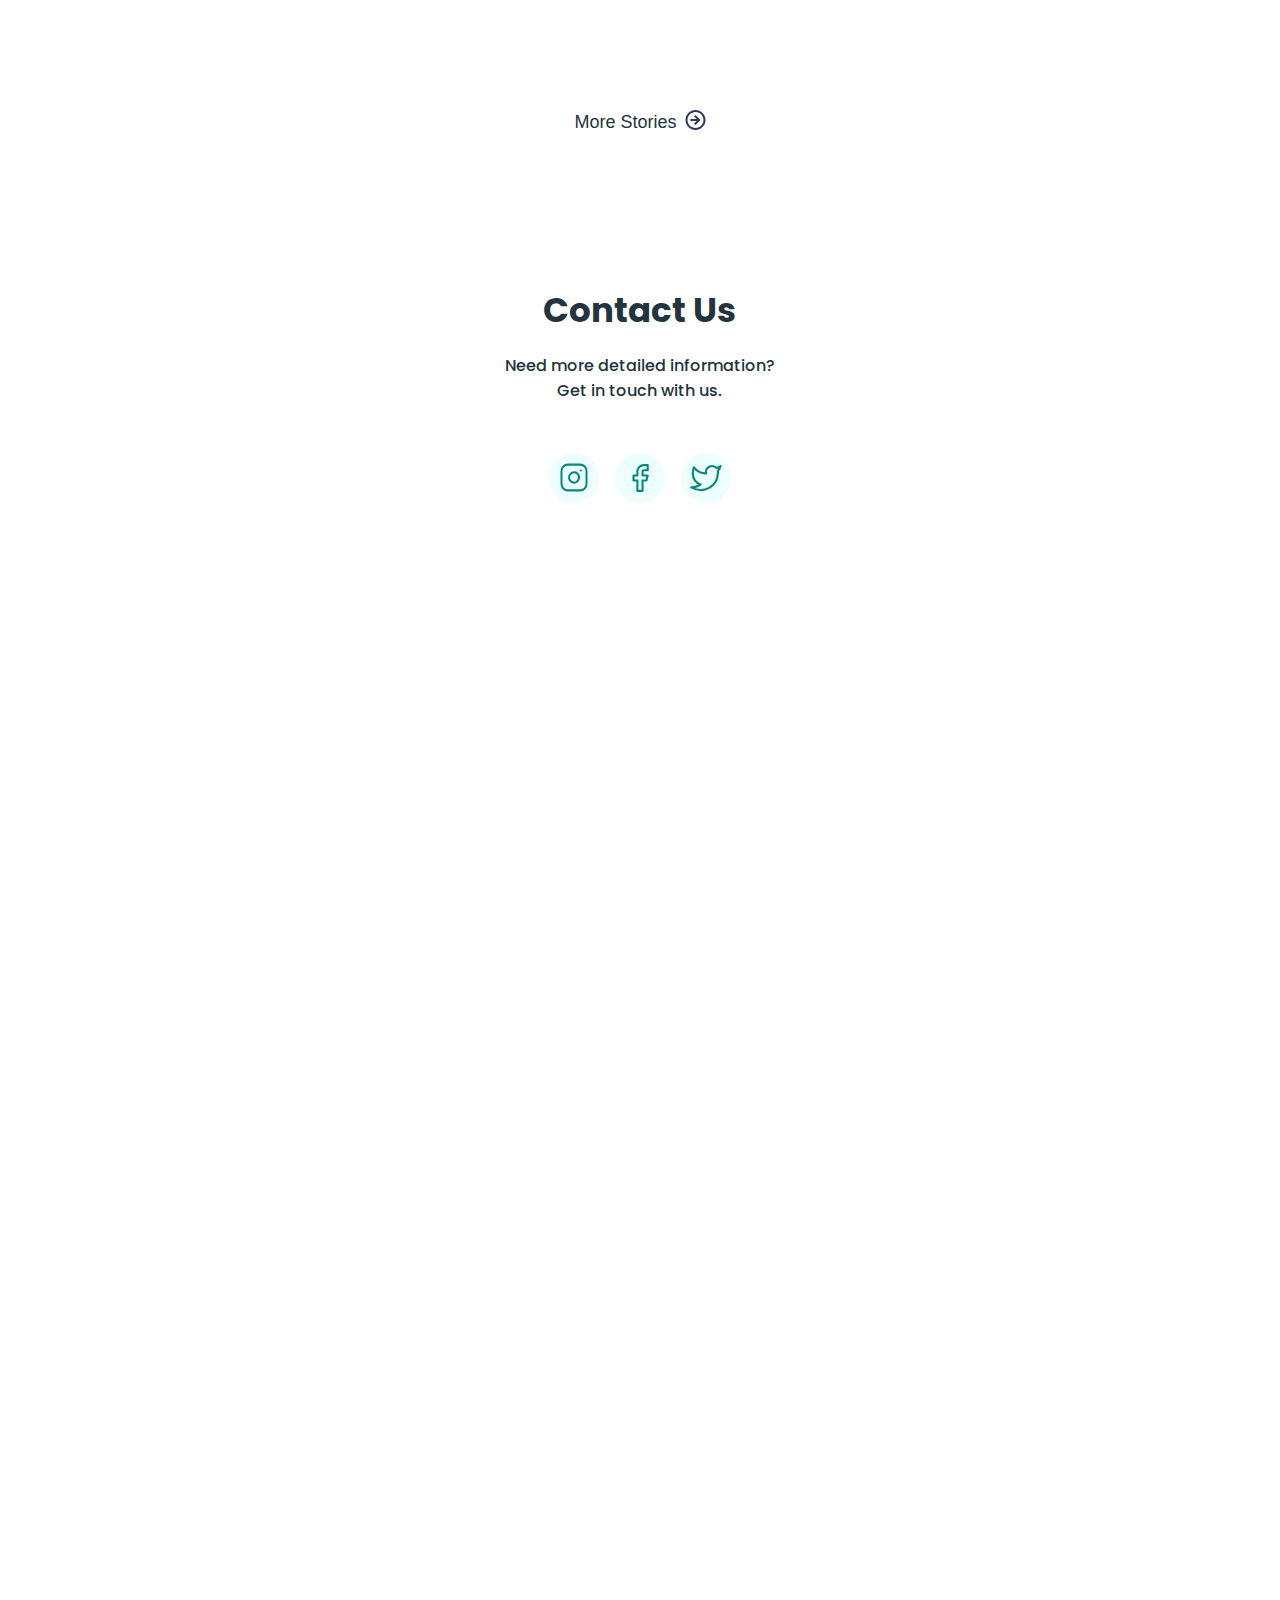
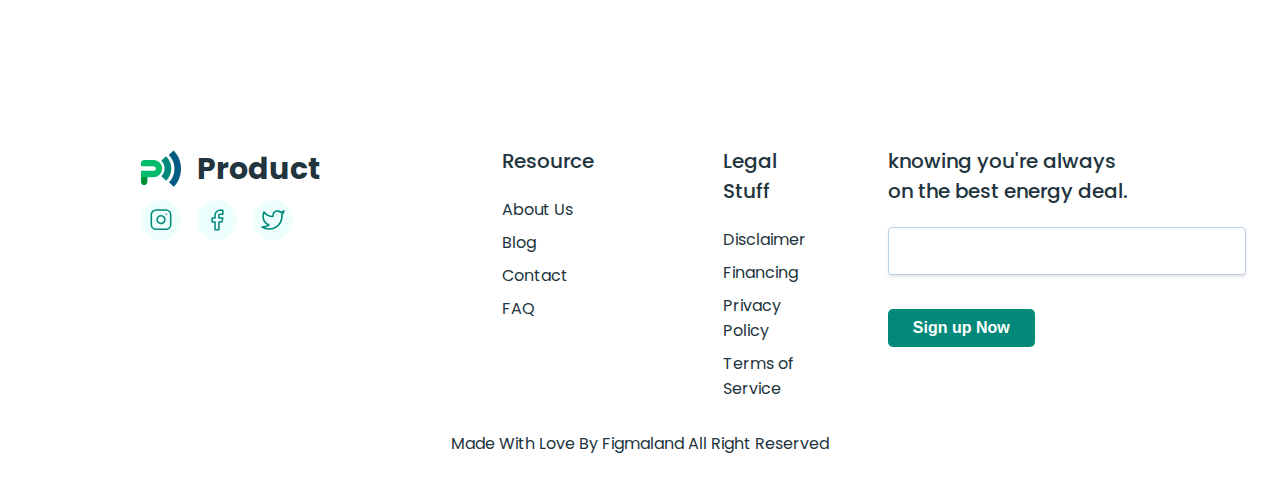
<file: resources.html>
<!DOCTYPE html>
<html lang="en">
<head>
    <meta charset="UTF-8">
    <meta http-equiv="X-UA-Compatible" content="IE=edge">
    <meta name="viewport" content="width=device-width, initial-scale=1.0">
    <link rel="icon" type="image/x-icon" href="images/logo/favicon.ico" sizes="32x32">

    <link rel="stylesheet" href="./style/css/main.css">
    <link rel="stylesheet" href="./style/css/header-footer.css">
    <link rel="stylesheet" href="./style/css/resources/style.css">
    <link rel="stylesheet" href="./style/css/resources/responsive.css">

    <script type="text/javascript" src="js/nav-menu.js" defer></script>
    <script type="text/javascript" src="js/dark-light-mode.js" defer></script>
    <script type="text/javascript" src="js/animations.js" defer></script>
    <script type="text/javascript" src="js/resource-email-form-validation.js" defer></script>
    <script type="text/javascript" src="js/message-form-validation.js" defer></script>
    <script type="text/javascript" src="js/footer-email-form-validation.js" defer></script>

    <title>Product-resources</title>
</head>
<body>

    <header class="main-header">
        <section class="main-header-bar">
            <section class="main-header-logo">
                <a href="index.html">
                    <img src="images/logo/logo.svg" alt="product logo">
                    <h1>Product</h1>
                </a>
            </section>
            <nav class="main-header-nav">
                <a title="Product" href="index.html">Product</a>
                <a title="Customers" href="customers.html">Customers</a>
                <a title="Pricing" href="pricing.html">Pricing</a>
                <a title="Resources" href="resources.html" class="active">Resources</a>
        
                <button class="button signin-btn">Sign In</button>
                <button class="button">Sign Up</button>
                <button class="switcher"><img src="images/icons/switcher.svg" alt="dark mode button"></button>
            </nav>
        </section>
        <button class="main-header-nav-btn"></button>
    </header>

    <main class="container">
        <section class="resource-hero">
            <img src="images/illustrations/resourceHero.svg" alt="resources hero image" class="animation-bottom-to-top">
            <section class="resource-hero-content animation-top-to-bottom">
                <h2>Great Business made with Product.</h2>
                <p>Build better customer relationships easily messaging that provides 
                    a more personal experience for you and your customers.</p>
                <form name="emailForm" class="resources-email-form">
                    <input type="email" name="emailInput" placeholder="Enter your email address" required>
                    <input type="submit" class="join-button" value="Join Now"></input>
                </form>
                <section class="resource-hero-content-joins">
                    <img src="images/avatars/avatar-join.png" alt="avatar join">
                    <p>Join over <span>4,000+</span> other</p>
                </section>
            </section>
        </section>

        <section class="resource-blogs-section">
            <h2>Latest Stories</h2>
            <p>We focus on ergonomics and meeting you where you work. It's only a keystroke away.</p>
            <section class="resource-blogs-section-items">
                <section class="resource-blogs-section-item animation-scale">
                    <a href="#">
                        <img src="images/blogs/planning.png" alt="planning image">
                        <section class="resource-blogs-section-item-content">
                            <p>By <span class="p-bold">Wahid Ari </span>| 03 March 2019</p>
                            <h4>Increasing Prosperity With Positive Thinking</h4>
                        </section>
                    </a>
                </section>
                <section class="resource-blogs-section-item animation-scale">
                    <a href="#">
                        <img src="images/blogs/motivation.png" alt="motivation image">
                        <section class="resource-blogs-section-item-content">
                            <p>By <span class="p-bold">Wahid Ari </span>| 03 March 2019</p>
                            <h4>Motivation Is The First Step To Success</h4>
                        </section>
                    </a>
                </section>
                <section class="resource-blogs-section-item animation-scale">
                    <a href="#">
                        <img src="images/blogs/success.png" alt="success image">
                        <section class="resource-blogs-section-item-content">
                            <p>By <span class="p-bold">Wahid Ari </span>| 03 March 2019</p>
                            <h4>Success Steps For Your Personal Or Business</h4>
                        </section>
                    </a>
                </section>
                <section class="resource-blogs-section-item animation-scale">
                    <a href="#">
                        <img src="images/blogs/increasing.png" alt="increasing image">
                        <section class="resource-blogs-section-item-content">
                            <p>By <span class="p-bold">Wahid Ari </span>| 03 March 2019</p>
                            <h4>Increasing Prosperity With Positive Thinking</h4>
                        </section>
                    </a>
                </section>
                <section class="resource-blogs-section-item animation-scale">
                    <a href="#">
                        <img src="images/blogs/motivation-mac.png" alt="motivation image">
                        <section class="resource-blogs-section-item-content">
                            <p>By <span class="p-bold">Wahid Ari </span>| 03 March 2019</p>
                            <h4>Motivation Is The First Step To Success</h4>
                        </section>
                    </a>
                </section>
                <section class="resource-blogs-section-item animation-scale">
                    <a href="#">
                        <img src="images/blogs/success-mac.png" alt="success image">
                        <section class="resource-blogs-section-item-content">
                            <p>By <span class="p-bold">Wahid Ari </span>| 03 March 2019</p>
                            <h4>Success Steps For Your Personal Or Business</h4>
                        </section>
                    </a>
                </section>
            </section>
            <button>More Stories</button>
        </section>

        <section class="resource-contact">
            <section class="resource-contact-content">
                <h2>Contact Us</h2>
                <p>Need more detailed information?</p>
                <p>Get in touch with us.</p>
            </section>
            <section class="resource-contact-social-media">
                <a href="#"><img src="images/icons/instagram.svg" alt="instagram icon"></a>
                <a href="#"><img src="images/icons/facebook.svg" alt="facebook icon"></a>
                <a href="#"><img src="images/icons/twitter.svg" alt="twitter icon"></a>
            </section>

            <iframe src="https://www.google.com/maps/embed?pb=!1m14!1m8!1m3!1d13764.526613702581!2d-9.5303284!3d30.4040064!3m2!1i1024!2i768!4f13.1!3m3!1m2!1s0x0%3A0x5a539c7b2017bc32!2sUniversiapolis!5e0!3m2!1sfr!2sma!4v1632763330223!5m2!1sfr!2sma" width="871" height="343" style="border:0;" allowfullscreen="" loading="lazy"></iframe>

            <section class="resource-contact-message animation-to-bottom">
                <h2>Send a message</h2>
                <form name="contactForm" class="resource-contact-message-form">
                    <input type="text" name="nameInput" placeholder="Your Name" required>
                    <input type="email" name="emailInput" placeholder="Your Email" required>
                    <textarea type="text" name="messageInput" placeholder="Your Message" required></textarea>
                    <input type="submit" class="join-button" value="Send"></input>
                </form>
            </section>
        </section>
    </main>

    <footer class="footer-container">
        <section class="footer-items">
            <section class="footer-item col1">
                <a href="index.html">
                    <img src="images/logo/logo.svg" alt="product logo">
                    <h1>Product</h1>
                </a>
                <section class="footer-social-media">
                    <a href="#"><img src="images/icons/instagram.svg" alt="instagram icon"></a>
                    <a href="#"><img src="images/icons/facebook.svg" alt="facebook icon"></a>
                    <a href="#"><img src="images/icons/twitter.svg" alt="twitter icon"></a>
                </section>
            </section>
            <section class="footer-item col2">
                <h5>Resource</h5>
                <a href="#">About Us</a>
                <a href="#">Blog</a>
                <a href="#">Contact</a>
                <a href="#">FAQ</a>
            </section>
            <section class="footer-item">
                <h5>Legal Stuff</h5>
                <a href="#">Disclaimer</a>
                <a href="#">Financing</a>
                <a href="#">Privacy Policy</a>
                <a href="#">Terms of Service</a>
            </section>
            <section class="footer-item">
                <h5>knowing you're always on the best energy deal.</h5>
                <form onsubmit="return false;" name="emailForm" class="email-form">
                    <input type="email" name="emailInput" required>
                    <input type="submit" class="button" value="Sign up Now"></input>
                </form>
            </section>
        </section>
        <p>Made With Love By Figmaland All Right Reserved</p>
    </footer>
</body>
</html>
</file>
<file: style/css/main.css>
@import url("https://fonts.googleapis.com/css2?family=Poppins:wght@400;500;600;700&display=swap");
.animation-to-top {
  opacity: 0;
  -webkit-transform: translateY(50px);
          transform: translateY(50px);
}

.animation-to-bottom {
  opacity: 0;
  -webkit-transform: translateY(-50px);
          transform: translateY(-50px);
}

.animation-bottom-to-top {
  opacity: 0;
  -webkit-animation: animation-bottom-to-top 1s;
          animation: animation-bottom-to-top 1s;
}

.animation-top-to-bottom {
  opacity: 0;
  -webkit-animation: animation-top-to-bottom 1s;
          animation: animation-top-to-bottom 1s;
}

.animation-to-left {
  opacity: 0;
  -webkit-transform: translateX(50px);
          transform: translateX(50px);
}

.animation-to-right {
  opacity: 0;
  -webkit-transform: translateX(-50px);
          transform: translateX(-50px);
}

.animation-scale {
  opacity: 0;
  -webkit-transform: scale(0.2);
          transform: scale(0.2);
}

.animation {
  opacity: 1;
  -webkit-transform: translateY(0px);
          transform: translateY(0px);
  -webkit-transform: scale(0px);
          transform: scale(0px);
  -webkit-transition: all 1s;
  transition: all 1s;
}

.reveal2 {
  -webkit-transition-delay: .3s;
          transition-delay: .3s;
}

.reveal3 {
  -webkit-transition-delay: .6s;
          transition-delay: .6s;
}

.reveal4 {
  -webkit-transition-delay: .9s;
          transition-delay: .9s;
}

.infinite {
  -webkit-animation: infinite-animation 1.5s linear infinite;
          animation: infinite-animation 1.5s linear infinite;
}

@-webkit-keyframes shake {
  0% {
    margin-left: 0rem;
  }
  25% {
    margin-left: 0.5rem;
  }
  75% {
    margin-left: -0.5rem;
  }
  100% {
    margin-left: 0rem;
  }
}

@keyframes shake {
  0% {
    margin-left: 0rem;
  }
  25% {
    margin-left: 0.5rem;
  }
  75% {
    margin-left: -0.5rem;
  }
  100% {
    margin-left: 0rem;
  }
}

@-webkit-keyframes showMenu {
  from {
    -webkit-transform: translateY(-10%);
            transform: translateY(-10%);
  }
  to {
    -webkit-transform: translateY(0%);
            transform: translateY(0%);
  }
}

@keyframes showMenu {
  from {
    -webkit-transform: translateY(-10%);
            transform: translateY(-10%);
  }
  to {
    -webkit-transform: translateY(0%);
            transform: translateY(0%);
  }
}

@-webkit-keyframes hideMenu {
  from {
    -webkit-transform: translateY(0%);
            transform: translateY(0%);
  }
  to {
    -webkit-transform: translateY(-10%);
            transform: translateY(-10%);
  }
}

@keyframes hideMenu {
  from {
    -webkit-transform: translateY(0%);
            transform: translateY(0%);
  }
  to {
    -webkit-transform: translateY(-10%);
            transform: translateY(-10%);
  }
}

@-webkit-keyframes showAnswer {
  from {
    margin-top: -10px;
  }
  to {
    margin-top: 0;
  }
}

@keyframes showAnswer {
  from {
    margin-top: -10px;
  }
  to {
    margin-top: 0;
  }
}

@-webkit-keyframes hideAnswer {
  from {
    margin-top: 0;
  }
  to {
    margin-top: -10px;
  }
}

@keyframes hideAnswer {
  from {
    margin-top: 0;
  }
  to {
    margin-top: -10px;
  }
}

@-webkit-keyframes animation-bottom-to-top {
  0% {
    -webkit-transform: translateY(0rem);
            transform: translateY(0rem);
  }
  25% {
    -webkit-transform: translateY(2rem);
            transform: translateY(2rem);
  }
  75% {
    -webkit-transform: translateY(-1rem);
            transform: translateY(-1rem);
  }
  100% {
    -webkit-transform: translateY(0rem);
            transform: translateY(0rem);
  }
}

@keyframes animation-bottom-to-top {
  0% {
    -webkit-transform: translateY(0rem);
            transform: translateY(0rem);
  }
  25% {
    -webkit-transform: translateY(2rem);
            transform: translateY(2rem);
  }
  75% {
    -webkit-transform: translateY(-1rem);
            transform: translateY(-1rem);
  }
  100% {
    -webkit-transform: translateY(0rem);
            transform: translateY(0rem);
  }
}

@-webkit-keyframes animation-top-to-bottom {
  0% {
    -webkit-transform: translateY(0rem);
            transform: translateY(0rem);
  }
  25% {
    -webkit-transform: translateY(-1rem);
            transform: translateY(-1rem);
  }
  75% {
    -webkit-transform: translateY(2rem);
            transform: translateY(2rem);
  }
  100% {
    -webkit-transform: translateY(0rem);
            transform: translateY(0rem);
  }
}

@keyframes animation-top-to-bottom {
  0% {
    -webkit-transform: translateY(0rem);
            transform: translateY(0rem);
  }
  25% {
    -webkit-transform: translateY(-1rem);
            transform: translateY(-1rem);
  }
  75% {
    -webkit-transform: translateY(2rem);
            transform: translateY(2rem);
  }
  100% {
    -webkit-transform: translateY(0rem);
            transform: translateY(0rem);
  }
}

@-webkit-keyframes infinite-animation {
  0% {
    -webkit-transform: translateY(0rem);
            transform: translateY(0rem);
  }
  25% {
    -webkit-transform: translateY(-0.4rem);
            transform: translateY(-0.4rem);
  }
  75% {
    -webkit-transform: translateY(0.4rem);
            transform: translateY(0.4rem);
  }
  100% {
    -webkit-transform: translateY(0rem);
            transform: translateY(0rem);
  }
}

@keyframes infinite-animation {
  0% {
    -webkit-transform: translateY(0rem);
            transform: translateY(0rem);
  }
  25% {
    -webkit-transform: translateY(-0.4rem);
            transform: translateY(-0.4rem);
  }
  75% {
    -webkit-transform: translateY(0.4rem);
            transform: translateY(0.4rem);
  }
  100% {
    -webkit-transform: translateY(0rem);
            transform: translateY(0rem);
  }
}

@-webkit-keyframes showModalAnimation {
  from {
    -webkit-transform: scale(0);
            transform: scale(0);
  }
  to {
    -webkit-transform: scale(1);
            transform: scale(1);
  }
}

@keyframes showModalAnimation {
  from {
    -webkit-transform: scale(0);
            transform: scale(0);
  }
  to {
    -webkit-transform: scale(1);
            transform: scale(1);
  }
}

@-webkit-keyframes hideModalAnimation {
  from {
    -webkit-transform: scale(1);
            transform: scale(1);
  }
  to {
    -webkit-transform: scale(0);
            transform: scale(0);
  }
}

@keyframes hideModalAnimation {
  from {
    -webkit-transform: scale(1);
            transform: scale(1);
  }
  to {
    -webkit-transform: scale(0);
            transform: scale(0);
  }
}

* {
  -webkit-box-sizing: border-box;
          box-sizing: border-box;
  margin: 0;
  padding: 0;
}

body {
  font-family: 'Poppins',sans-serif;
  scroll-behavior: smooth;
}

body.dark {
  -webkit-transition: all .1s;
  transition: all .1s;
  background-color: #1F2E35 !important;
}

body.dark .main-header {
  background-color: #1F2E35 !important;
}

body.dark .main-header-nav-btn {
  background: #fff;
}

body.dark .main-header-nav-btn::before {
  background: #fff;
}

body.dark .main-header-nav-btn::after {
  background: #fff;
}

body.dark h1, body.dark h2, body.dark h3, body.dark h4, body.dark h5, body.dark h6, body.dark p, body.dark a {
  color: #fff;
}

body.dark.body-background {
  background: 50% 14% url(../../images/backgrounds/dark-background-bottom.svg) no-repeat, #1F2E35 50% 51% url(../../images/backgrounds/dark-background-top.svg) no-repeat !important;
  background-size: contain !important;
}

body.dark .signin-btn {
  color: #fff;
}

body.dark .blogs-section-item, body.dark .resource-blogs-section-item {
  border: 0px transparent;
}

body.dark .product-features {
  background-color: #22343D;
}

body.dark .product-join, body.dark .pricing-interested {
  background: #22343D;
}

body.dark .pricing-questions button {
  color: #fff;
}

body.dark .resources-email-form input[type=email]::-webkit-input-placeholder {
  color: #fff;
}

body.dark .resources-email-form input[type=email]:-ms-input-placeholder {
  color: #fff;
}

body.dark .resources-email-form input[type=email]::-ms-input-placeholder {
  color: #fff;
}

body.dark .resources-email-form input[type=email]::placeholder {
  color: #fff;
}

body.dark .resource-blogs-section button {
  color: #fff;
}

body.dark .resource-blogs-section button::after {
  content: url(../../images/icons/circle_right.svg);
}

body.dark .resource-contact-message {
  background-color: #22343D;
  border: 1px solid #464646;
}

.body-background {
  background: 50% 13% url(../../images/backgrounds/Bg.svg) no-repeat, 0% 52% url(../../images/backgrounds/Bg-2.svg) no-repeat;
  background-size: contain;
}

.container {
  width: 78%;
  margin: 0 auto;
  display: -webkit-box;
  display: -ms-flexbox;
  display: flex;
  -webkit-box-orient: vertical;
  -webkit-box-direction: normal;
      -ms-flex-direction: column;
          flex-direction: column;
  gap: 150px;
}

.footer-container {
  padding-top: 150px;
  width: 78%;
  margin: 0 auto;
  display: -webkit-box;
  display: -ms-flexbox;
  display: flex;
  -webkit-box-orient: vertical;
  -webkit-box-direction: normal;
      -ms-flex-direction: column;
          flex-direction: column;
  -webkit-box-align: center;
      -ms-flex-align: center;
          align-items: center;
  gap: 30px;
}

h1 {
  color: #22343D;
  font-weight: 700;
  font-size: 30px;
}

h2 {
  color: #22343D;
  font-weight: 700;
  font-size: 40px;
  text-align: left;
  margin-bottom: 18px;
}

h3 {
  color: #22343D;
  font-weight: 700;
  font-size: 32px;
  margin-bottom: 23px;
  text-align: center;
  width: 45%;
  margin: 0 auto;
  margin-bottom: 66px;
}

h4 {
  color: #22343D;
  font-weight: 600;
  font-size: 22px;
  margin-bottom: 13px;
}

h5 {
  color: #22343D;
  font-weight: 600;
  font-size: 16px;
  margin-bottom: 13px;
}

h6 {
  color: #22343D;
  font-weight: 700;
  font-size: 24px;
  margin-bottom: 8px;
  text-align: center;
}

p {
  color: #22343D;
  font-weight: 400;
  font-size: 16px;
  text-align: left;
  margin-bottom: 32px;
}

a {
  text-decoration: none;
  color: #22343D;
  font-weight: 400;
  font-size: 16px;
}

.button {
  padding: 10px 25px;
  border: none;
  border-radius: 5px;
  background-color: #02897A;
  color: #fff;
  font-weight: 600;
  font-size: 16px;
  cursor: pointer;
}

.button.signin-btn {
  border: 1px solid #BCD0E5;
  background: none;
  color: #173A56;
}

.button:hover {
  background-color: #046e62;
  font-weight: 700;
}

.switcher {
  border: none;
  border-radius: 50%;
  cursor: pointer;
}

@media screen and (min-width: 2560px) {
  body.dark.body-background {
    background: 50% 9% url(../../images/backgrounds/dark-background-bottom.svg) no-repeat, #1F2E35 50% 52% url(../../images/backgrounds/dark-background-top.svg) no-repeat !important;
    background-size: contain !important;
  }
}

@media screen and (max-width: 1024px) {
  body {
    width: 100%;
    overflow: auto;
  }
  body.dark.body-background {
    background: 50% 13% url(../../images/backgrounds/dark-background-bottom.svg) no-repeat, #1F2E35 50% 48% url(../../images/backgrounds/dark-background-top.svg) no-repeat !important;
    background-size: contain !important;
  }
  .container {
    width: 90% !important;
  }
}

@media screen and (max-width: 425px) {
  html, body {
    width: 100%;
    overflow-x: hidden;
  }
  body.dark.body-background {
    background: 50% 13.5% url(../../images/backgrounds/dark-background-bottom.svg) no-repeat, #1F2E35 50% 36% url(../../images/backgrounds/dark-background-top.svg) no-repeat !important;
    background-size: contain !important;
  }
  .container {
    gap: 100px !important;
  }
}

@media screen and (max-width: 375px) {
  body.dark.body-background {
    background: 50% 14% url(../../images/backgrounds/dark-background-bottom.svg) no-repeat, #1F2E35 50% 35.5% url(../../images/backgrounds/dark-background-top.svg) no-repeat !important;
    background-size: contain !important;
  }
}
/*# sourceMappingURL=main.css.map */
</file>
<file: style/css/header-footer.css>
.main-header {
  width: 100%;
  background-color: #fff;
  display: -webkit-box;
  display: -ms-flexbox;
  display: flex;
  -webkit-box-align: center;
      -ms-flex-align: center;
          align-items: center;
  padding: 19px 0;
  position: -webkit-sticky;
  position: sticky;
  top: 0;
  -webkit-box-shadow: 0 1px 4px 0 rgba(0, 0, 0, 0.1);
          box-shadow: 0 1px 4px 0 rgba(0, 0, 0, 0.1);
  z-index: 1;
}

.main-header-bar {
  width: 78%;
  margin: 0 auto;
  display: -webkit-box;
  display: -ms-flexbox;
  display: flex;
  -webkit-box-pack: justify;
      -ms-flex-pack: justify;
          justify-content: space-between;
  -webkit-box-align: center;
      -ms-flex-align: center;
          align-items: center;
}

.main-header-logo a {
  display: -webkit-box;
  display: -ms-flexbox;
  display: flex;
  -webkit-box-orient: horizontal;
  -webkit-box-direction: normal;
      -ms-flex-direction: row;
          flex-direction: row;
  -ms-flex-wrap: nowrap;
      flex-wrap: nowrap;
  -webkit-box-align: center;
      -ms-flex-align: center;
          align-items: center;
  text-align: center;
  gap: 16px;
}

.main-header-nav {
  display: -webkit-box;
  display: -ms-flexbox;
  display: flex;
  -webkit-box-orient: horizontal;
  -webkit-box-direction: normal;
      -ms-flex-direction: row;
          flex-direction: row;
  -ms-flex-wrap: nowrap;
      flex-wrap: nowrap;
  -webkit-box-pack: justify;
      -ms-flex-pack: justify;
          justify-content: space-between;
  -webkit-box-align: center;
      -ms-flex-align: center;
          align-items: center;
  text-align: center;
  gap: 24px;
}

.main-header-nav .active, .main-header-nav a:hover {
  font-weight: 600;
}

.call-to-action {
  width: 90%;
  margin: 0 auto;
  background-color: #02897A;
  display: -webkit-box;
  display: -ms-flexbox;
  display: flex;
  gap: 100px;
  border-radius: 32px;
}

.call-to-action h4 {
  color: #fff;
  font-size: 32px;
  margin-bottom: 60px;
}

.call-to-action-content {
  padding: 50px;
  display: -webkit-box;
  display: -ms-flexbox;
  display: flex;
  -webkit-box-orient: vertical;
  -webkit-box-direction: normal;
      -ms-flex-direction: column;
          flex-direction: column;
  -webkit-box-align: start;
      -ms-flex-align: start;
          align-items: flex-start;
}

.call-to-action-content .button {
  background-color: #fff;
  color: #02897A;
  padding: 13px 35px;
}

.call-to-action-content .button:hover {
  font-size: 18px;
  background-color: #fff;
  font-weight: 700;
}

footer .footer-items {
  width: 100%;
  display: -webkit-box;
  display: -ms-flexbox;
  display: flex;
  -webkit-box-align: start;
      -ms-flex-align: start;
          align-items: flex-start;
  -webkit-box-pack: justify;
      -ms-flex-pack: justify;
          justify-content: space-between;
  gap: 82px;
}

footer .footer-items section:nth-child(1) {
  padding-right: 80px;
}

footer .footer-items section:nth-child(1) a:hover {
  text-decoration: none !important;
}

footer .footer-items section:nth-child(2) {
  padding-right: 47px;
}

footer .footer-items .footer-item {
  max-width: 325px;
  display: -webkit-box;
  display: -ms-flexbox;
  display: flex;
  -webkit-box-orient: vertical;
  -webkit-box-direction: normal;
      -ms-flex-direction: column;
          flex-direction: column;
  -webkit-box-align: start;
      -ms-flex-align: start;
          align-items: flex-start;
  gap: 8px;
}

footer .footer-items .footer-item a {
  display: -webkit-box;
  display: -ms-flexbox;
  display: flex;
  gap: 16px;
}

footer .footer-items .footer-item a:hover {
  text-decoration: underline;
}

footer .footer-items .footer-item .footer-social-media {
  display: -webkit-box;
  display: -ms-flexbox;
  display: flex;
  -webkit-box-align: center;
      -ms-flex-align: center;
          align-items: center;
  gap: 16px;
}

footer .footer-items .footer-item .footer-social-media a {
  background-color: #EDFFFC;
  padding: 8px;
  border-radius: 100%;
}

footer .footer-items .footer-item .footer-social-media a img {
  width: 24px;
  height: 24px;
}

footer .footer-items .footer-item .footer-social-media a:hover {
  background-color: #50b9ad;
}

footer .footer-items .footer-item h5 {
  font-weight: 500;
  font-size: 20px;
}

footer .footer-items .footer-item .email-form {
  display: -webkit-box;
  display: -ms-flexbox;
  display: flex;
  -webkit-box-orient: vertical;
  -webkit-box-direction: normal;
      -ms-flex-direction: column;
          flex-direction: column;
  gap: 21px;
  -webkit-box-align: start;
      -ms-flex-align: start;
          align-items: flex-start;
}

footer .footer-items .footer-item .email-form input[type=email] {
  width: 200%;
  height: 48px;
  border: 1px solid #BCD0E5;
  border-radius: 4px;
  -webkit-box-shadow: 0px 2px 3px 0px rgba(0, 0, 0, 0.1);
          box-shadow: 0px 2px 3px 0px rgba(0, 0, 0, 0.1);
  margin-bottom: 13px;
}

footer .footer-items .footer-item .email-form input[type=email]::-webkit-input-placeholder {
  color: #737373;
  font-weight: 400;
  font-size: 16px;
  padding: 10px;
}

footer .footer-items .footer-item .email-form input[type=email]:-ms-input-placeholder {
  color: #737373;
  font-weight: 400;
  font-size: 16px;
  padding: 10px;
}

footer .footer-items .footer-item .email-form input[type=email]::-ms-input-placeholder {
  color: #737373;
  font-weight: 400;
  font-size: 16px;
  padding: 10px;
}

footer .footer-items .footer-item .email-form input[type=email]::placeholder {
  color: #737373;
  font-weight: 400;
  font-size: 16px;
  padding: 10px;
}

footer .footer-items .footer-item .email-form input.error {
  -webkit-animation: shake 0.2s ease-in-out;
          animation: shake 0.2s ease-in-out;
  border-color: red !important;
}

footer .footer-items .footer-item .email-form .button {
  border: none;
}

@media screen and (max-width: 1024px) {
  .main-header-bar {
    width: 90% !important;
  }
  .call-to-action {
    gap: 60px;
  }
  .call-to-action-container {
    width: 78% !important;
  }
  img[alt="boost business"] {
    width: 40vw;
  }
  .footer-container {
    width: 90% !important;
  }
  .footer-container section:nth-child(1) {
    padding-right: 0 !important;
  }
  .footer-container section:nth-child(2) {
    padding-right: 0 !important;
  }
  .footer-container .footer-item {
    max-width: 270px !important;
  }
}

@media screen and (max-width: 425px) {
  header .main-header-bar {
    display: -webkit-box;
    display: -ms-flexbox;
    display: flex;
    -webkit-box-orient: vertical;
    -webkit-box-direction: normal;
        -ms-flex-direction: column;
            flex-direction: column;
    -webkit-box-align: start;
        -ms-flex-align: start;
            align-items: flex-start;
    -webkit-box-pack: start;
        -ms-flex-pack: start;
            justify-content: flex-start;
    gap: 30px;
  }
  header .main-header-bar .main-header-nav {
    display: none;
    -webkit-box-orient: vertical;
    -webkit-box-direction: normal;
        -ms-flex-direction: column;
            flex-direction: column;
    -webkit-box-align: center;
        -ms-flex-align: center;
            align-items: center;
    -webkit-box-pack: end;
        -ms-flex-pack: end;
            justify-content: flex-end;
    gap: 30px;
    width: 100%;
    -webkit-transform: translateY(0);
            transform: translateY(0);
  }
  header .main-header-nav-btn {
    border: none;
    position: absolute;
    right: 35px;
    top: 40px;
    width: 23px;
    height: 3px;
    background: #22343D;
  }
  header .main-header-nav-btn::before {
    content: '';
    position: absolute;
    right: 0.5px;
    top: -8px;
    width: 23px;
    height: 3px;
    background: #22343D;
  }
  header .main-header-nav-btn::after {
    content: '';
    position: absolute;
    right: 0.5px;
    top: 8px;
    width: 23px;
    height: 3px;
    background: #22343D;
  }
  .open {
    background: transparent !important;
  }
  .open::before {
    -webkit-transform: rotate(45deg) translate(5px, 8px);
            transform: rotate(45deg) translate(5px, 8px);
  }
  .open::after {
    -webkit-transform: rotate(-45deg) translate(3px, -7px);
            transform: rotate(-45deg) translate(3px, -7px);
  }
  .open-menu {
    display: -webkit-box !important;
    display: -ms-flexbox !important;
    display: flex !important;
  }
  .open-menu .active, .open-menu a:hover {
    font-weight: 600;
  }
}

@media screen and (max-width: 425px) {
  .call-to-action,
  .footer-items {
    -webkit-box-orient: vertical !important;
    -webkit-box-direction: normal !important;
        -ms-flex-direction: column !important;
            flex-direction: column !important;
    -webkit-box-align: center !important;
        -ms-flex-align: center !important;
            align-items: center !important;
    -webkit-box-pack: center !important;
        -ms-flex-pack: center !important;
            justify-content: center !important;
  }
  .call-to-action {
    gap: 32px;
  }
  .call-to-action-content {
    -webkit-box-pack: center !important;
        -ms-flex-pack: center !important;
            justify-content: center !important;
    -webkit-box-align: center;
        -ms-flex-align: center;
            align-items: center;
  }
  .call-to-action-content h4 {
    text-align: center;
  }
  .call-to-action img[alt="boost business"] {
    width: 80vw;
  }
  footer .footer-items {
    gap: 30px !important;
    -webkit-box-align: center !important;
        -ms-flex-align: center !important;
            align-items: center !important;
  }
  footer .footer-items .footer-item {
    -webkit-box-align: center !important;
        -ms-flex-align: center !important;
            align-items: center !important;
  }
  footer .footer-items .footer-item .email-form {
    -webkit-box-align: center !important;
        -ms-flex-align: center !important;
            align-items: center !important;
  }
  footer p {
    text-align: center;
  }
}
/*# sourceMappingURL=header-footer.css.map */
</file>
<file: style/css/price-table.css>
.price-table h2 {
  font-size: 34px;
  text-align: center;
}

.price-table p {
  font-weight: 500;
  text-align: center;
}

.price-table-row {
  display: -webkit-box;
  display: -ms-flexbox;
  display: flex;
  -webkit-box-align: center;
      -ms-flex-align: center;
          align-items: center;
  -webkit-box-pack: center;
      -ms-flex-pack: center;
          justify-content: center;
  gap: 70px;
}

.price-table-column {
  background-color: #fff;
  -webkit-box-shadow: 0 3px 8px 0 rgba(0, 0, 0, 0.1);
          box-shadow: 0 3px 8px 0 rgba(0, 0, 0, 0.1);
  border-radius: 8px;
  padding: 32px 73px;
  display: -webkit-box;
  display: -ms-flexbox;
  display: flex;
  -webkit-box-orient: vertical;
  -webkit-box-direction: normal;
      -ms-flex-direction: column;
          flex-direction: column;
  -webkit-box-align: center;
      -ms-flex-align: center;
          align-items: center;
}

.price-table-column h6 {
  font-size: 24px;
  color: #22343D !important;
}

.price-table-column p {
  text-align: left;
  margin-bottom: 16px;
  color: #22343D !important;
}

.price-table-column h2 {
  font-size: 76px;
  text-align: left;
  color: #02897A !important;
  margin-bottom: 0px;
}

.price-table-column h4 {
  color: #02897A !important;
  font-weight: 700;
  font-size: 24px;
  margin-bottom: 4px;
}

.price-table-column h5 {
  color: #AFAFAF !important;
  font-weight: 400;
}

.price-table-column .price-value {
  display: -webkit-box;
  display: -ms-flexbox;
  display: flex;
  -webkit-box-align: center;
      -ms-flex-align: center;
          align-items: center;
}

.price-table-column .button {
  margin-top: 20px;
}

.price-table-column .center {
  text-align: center;
}

.price-table-column:hover {
  -webkit-transform: scale(1.1);
          transform: scale(1.1);
}

.price-table .exclusive {
  background-color: #02897A;
}

.price-table .exclusive h2, .price-table .exclusive h4, .price-table .exclusive h6, .price-table .exclusive p {
  color: #fff !important;
}

.price-table .exclusive .button {
  background-color: #fff;
  color: #02897A;
}

@media screen and (max-width: 1024px) {
  .price-table-row {
    gap: 20px;
  }
}

@media screen and (max-width: 425px) {
  .price-table-row {
    -webkit-box-orient: vertical !important;
    -webkit-box-direction: normal !important;
        -ms-flex-direction: column !important;
            flex-direction: column !important;
    -webkit-box-align: center !important;
        -ms-flex-align: center !important;
            align-items: center !important;
    -webkit-box-pack: center !important;
        -ms-flex-pack: center !important;
            justify-content: center !important;
  }
}
/*# sourceMappingURL=price-table.css.map */
</file>
<file: style/css/product/style.css>
.hero-section {
  display: -webkit-box;
  display: -ms-flexbox;
  display: flex;
  -webkit-box-pack: justify;
      -ms-flex-pack: justify;
          justify-content: space-between;
  -webkit-box-align: center;
      -ms-flex-align: center;
          align-items: center;
  text-align: center;
  gap: 56px;
  padding-top: 25px;
}

.hero-section-btns {
  display: -webkit-box;
  display: -ms-flexbox;
  display: flex;
  text-align: left;
  -webkit-box-align: center;
      -ms-flex-align: center;
          align-items: center;
  gap: 30px;
}

.hero-section-btns button:nth-child(1) {
  border: none;
}

.hero-section-btns .play-btn {
  background: none;
  color: #02897A;
  text-decoration: underline;
  border: none;
  display: -webkit-box;
  display: -ms-flexbox;
  display: flex;
  -webkit-box-align: center;
      -ms-flex-align: center;
          align-items: center;
  gap: 8px;
  padding: 0;
}

.hero-section-btns .play-btn:hover {
  font-size: 18px;
}

.modal {
  position: fixed;
  top: 0;
  left: 0;
  width: 100%;
  height: 100%;
  z-index: 100;
  visibility: hidden;
  overflow: hidden;
  background-color: rgba(0, 0, 0, 0.8);
}

.modal-content {
  width: 100%;
  height: 100%;
  display: -webkit-box;
  display: -ms-flexbox;
  display: flex;
  -webkit-box-align: center;
      -ms-flex-align: center;
          align-items: center;
  -webkit-box-pack: center;
      -ms-flex-pack: center;
          justify-content: center;
  cursor: pointer;
}

.modal-content .close-btn {
  border: none;
  position: absolute;
  right: 35px;
  top: 40px;
  cursor: pointer;
}

.modal-content .close-btn::before {
  content: '';
  position: absolute;
  right: 0.5px;
  top: -8px;
  width: 23px;
  height: 3px;
  background: #fff;
  -webkit-transform: rotate(45deg) translate(5px, 8px);
          transform: rotate(45deg) translate(5px, 8px);
}

.modal-content .close-btn::after {
  content: '';
  position: absolute;
  right: 0.5px;
  top: 8px;
  width: 23px;
  height: 3px;
  background: #fff;
  -webkit-transform: rotate(-45deg) translate(3px, -7px);
          transform: rotate(-45deg) translate(3px, -7px);
}

.visible {
  visibility: visible;
}

.main-presentation {
  display: -webkit-box;
  display: -ms-flexbox;
  display: flex;
  -webkit-box-orient: vertical;
  -webkit-box-direction: normal;
      -ms-flex-direction: column;
          flex-direction: column;
  -webkit-box-pack: center;
      -ms-flex-pack: center;
          justify-content: center;
  -webkit-box-align: center;
      -ms-flex-align: center;
          align-items: center;
  padding-bottom: 100px;
}

.main-presentation-items {
  display: -webkit-box;
  display: -ms-flexbox;
  display: flex;
  -webkit-box-pack: center;
      -ms-flex-pack: center;
          justify-content: center;
  -webkit-box-align: center;
      -ms-flex-align: center;
          align-items: center;
  gap: 46px;
}

.flex-sections {
  display: -webkit-box;
  display: -ms-flexbox;
  display: flex;
  gap: 84px;
}

.flex-sections .left {
  font-size: 32px;
  margin-bottom: 23px;
}

.flex-sections .support-list {
  display: -webkit-box;
  display: -ms-flexbox;
  display: flex;
  gap: 30px;
  -webkit-box-align: center;
      -ms-flex-align: center;
          align-items: center;
}

.flex-sections .support-list .check-icons-margin {
  margin-bottom: 30px;
}

.contact-expert-section {
  display: -webkit-box;
  display: -ms-flexbox;
  display: flex;
  -webkit-box-orient: vertical;
  -webkit-box-direction: normal;
      -ms-flex-direction: column;
          flex-direction: column;
  -webkit-box-pack: center;
      -ms-flex-pack: center;
          justify-content: center;
  -webkit-box-align: center;
      -ms-flex-align: center;
          align-items: center;
  gap: 32px;
  padding-top: 50px;
}

.contact-expert-section h3 {
  margin-bottom: 0px;
}

.contact-expert-section .center-para {
  width: 60%;
  margin: 0 auto;
  text-align: center;
}

.contact-expert-section .expert-roles {
  display: -ms-grid;
  display: grid;
  -ms-grid-columns: (1fr)[2];
      grid-template-columns: repeat(2, 1fr);
  -webkit-column-gap: 180px;
          column-gap: 180px;
  row-gap: 24px;
}

.contact-expert-section .expert-roles .expert-role {
  display: -webkit-box;
  display: -ms-flexbox;
  display: flex;
  -webkit-box-align: center;
      -ms-flex-align: center;
          align-items: center;
  gap: 16px;
}

.contact-expert-section .expert-roles .expert-role p {
  margin: 0;
  text-align: center;
  position: relative;
  background-color: #fff;
  border-radius: 27px;
  padding: 15px 20px;
  -webkit-box-shadow: 0 1px 4px 3px rgba(0, 0, 0, 0.1);
          box-shadow: 0 1px 4px 3px rgba(0, 0, 0, 0.1);
  color: #22343D;
}

.contact-expert-section .expert-roles .expert-role p::after {
  content: "";
  position: absolute;
  right: 15%;
  bottom: -8px;
  border-radius: 80%;
  border-right: 18px solid #fff;
  border-bottom: 18px solid transparent;
  -webkit-box-shadow: 0 2px 2px 0px rgba(0, 0, 0, 0.1);
          box-shadow: 0 2px 2px 0px rgba(0, 0, 0, 0.1);
}

.contact-expert-section .expert-roles .expert-role.cloud-left p::after {
  right: 80% !important;
}

.contact-expert-section .expert-roles .right {
  -webkit-box-orient: horizontal;
  -webkit-box-direction: reverse;
      -ms-flex-direction: row-reverse;
          flex-direction: row-reverse;
  text-align: right;
}

.contact-expert-section .center {
  margin-top: 48px;
  border: none;
}

.blogs-section h2 {
  font-size: 34px;
  margin-bottom: 8px;
}

.blogs-section h4 {
  font-weight: 700;
  font-size: 24px;
}

.blogs-section p {
  margin-bottom: 12px;
}

.blogs-section-items {
  padding-top: 20px;
  display: -webkit-box;
  display: -ms-flexbox;
  display: flex;
  -webkit-box-align: center;
      -ms-flex-align: center;
          align-items: center;
  gap: 32px;
  overflow-x: hidden;
}

.blogs-section-items .blogs-section-item {
  border: 1px solid #DEDEDE;
  border-radius: 8px;
  min-width: 31%;
}

.blogs-section-items .blogs-section-item a {
  display: -webkit-box;
  display: -ms-flexbox;
  display: flex;
  -webkit-box-orient: vertical;
  -webkit-box-direction: normal;
      -ms-flex-direction: column;
          flex-direction: column;
}

.blogs-section-items .blogs-section-item:hover {
  -webkit-transform: translate3d(0, -15px, 0);
          transform: translate3d(0, -15px, 0);
}

.blogs-section-items .blogs-section-item img {
  width: 100%;
  border-top-left-radius: 8px;
  border-top-right-radius: 8px;
}

.blogs-section-items .blogs-section-item-content {
  background-color: #fff;
  border-bottom-right-radius: 8px;
  border-bottom-left-radius: 8px;
  padding: 24px;
}

.blogs-section-items .blogs-section-item-content .p-bold {
  font-weight: 700;
}

.blogs-section-items .blogs-section-item h4, .blogs-section-items .blogs-section-item p {
  color: #22343D;
}

.blogs-section-items .blogs-section-item h4:hover {
  color: #02897A;
}

.blogs-section .blogs-slides {
  list-style: none;
  text-align: center;
  font-size: 60px;
  color: #EFEFEF;
}

.blogs-section .blogs-slides li {
  display: inline-block;
}

.blogs-section .blogs-slides button {
  border: none;
  display: inline-block;
  width: 16px;
  height: 16px;
  border-radius: 7px;
  margin: 0 10px;
  cursor: pointer;
}

.blogs-section .blogs-slides .active-button, .blogs-section .blogs-slides button:hover {
  background-color: #02897A;
}

.review-section h2 {
  font-size: 34px;
  text-align: center;
}

.review-section p {
  font-weight: 500;
  text-align: center;
  margin-bottom: 0;
}

.review-section-items {
  padding-top: 50px;
  display: -webkit-box;
  display: -ms-flexbox;
  display: flex;
  gap: 64px;
}

.review-section-item {
  background-color: #fff;
  border: 1px solid #DEDEDE;
  border-radius: 5px;
  padding: 26px;
  display: -webkit-box;
  display: -ms-flexbox;
  display: flex;
  -webkit-box-orient: vertical;
  -webkit-box-direction: normal;
      -ms-flex-direction: column;
          flex-direction: column;
  gap: 16px;
  -webkit-box-align: start;
      -ms-flex-align: start;
          align-items: flex-start;
}

.review-section-item p {
  font-weight: 400;
  color: #737373 !important;
  text-align: justify;
}

.review-section-item .reviewer {
  display: -webkit-box;
  display: -ms-flexbox;
  display: flex;
  -webkit-box-align: center;
      -ms-flex-align: center;
          align-items: center;
  gap: 14px;
}

.review-section-item .reviewer img {
  width: 50px;
  height: 50px;
}

.review-section-item .reviewer-information p {
  margin-bottom: 0;
}

.review-section-item .reviewer-information .reviewer-name {
  font-weight: 600;
  color: #02897A !important;
}

.review-section-item .reviewer-information .reviewer-job {
  font-size: 14px;
  font-weight: 500;
}
/*# sourceMappingURL=style.css.map */
</file>
<file: style/css/product/responsive.css>
@media screen and (min-width: 2560px) {
  .body-background {
    background: 50% 9% url(../../../images/backgrounds/Bg.svg) no-repeat, 0% 53% url(../../../images/backgrounds/Bg-2.svg) no-repeat !important;
    background-size: contain !important;
  }
  .flex-sections {
    gap: 300px;
  }
}

@media screen and (max-width: 1440px) {
  .body-background {
    background: 50% 13.5% url(../../../images/backgrounds/Bg.svg) no-repeat, 0% 52% url(../../../images/backgrounds/Bg-2.svg) no-repeat !important;
    background-size: contain !important;
  }
}

@media screen and (max-width: 1024px) {
  .body-background {
    background: 50% 13.2% url(../../../images/backgrounds/Bg.svg) no-repeat, 0% 48% url(../../../images/backgrounds/Bg-2.svg) no-repeat !important;
    background-size: contain !important;
  }
  img[alt="hero illustration"],
  img[alt="management"],
  img[alt="support"],
  img[alt="collaborative"] {
    width: 40vw;
  }
  .expert-role p {
    padding: 10px !important;
  }
}

@media screen and (max-width: 425px) {
  .body-background {
    background: 50% 13.5% url(../../../images/backgrounds/Bg.svg) no-repeat, 0% 35.7% url(../../../images/backgrounds/Bg-2.svg) no-repeat !important;
    background-size: contain !important;
  }
  .hero-section,
  .main-presentation,
  .main-presentation-items,
  .flex-sections,
  .blogs-section-items,
  .review-section-items {
    -webkit-box-orient: vertical !important;
    -webkit-box-direction: normal !important;
        -ms-flex-direction: column !important;
            flex-direction: column !important;
    -webkit-box-align: center !important;
        -ms-flex-align: center !important;
            align-items: center !important;
    -webkit-box-pack: center !important;
        -ms-flex-pack: center !important;
            justify-content: center !important;
  }
  .expert-roles {
    -ms-grid-columns: (1fr)[1] !important;
        grid-template-columns: repeat(1, 1fr) !important;
    -webkit-box-align: center !important;
        -ms-flex-align: center !important;
            align-items: center !important;
    -webkit-box-pack: center !important;
        -ms-flex-pack: center !important;
            justify-content: center !important;
  }
  img[alt="hero illustration"],
  img[alt="management"],
  img[alt="support"],
  img[alt="collaborative"] {
    width: 80vw;
  }
  .hero-section,
  .flex-sections {
    -webkit-box-orient: vertical !important;
    -webkit-box-direction: reverse !important;
        -ms-flex-direction: column-reverse !important;
            flex-direction: column-reverse !important;
  }
  .hero-section.middle,
  .flex-sections.middle {
    -webkit-box-orient: vertical !important;
    -webkit-box-direction: normal !important;
        -ms-flex-direction: column !important;
            flex-direction: column !important;
  }
  .hero-section-content {
    display: -webkit-box;
    display: -ms-flexbox;
    display: flex;
    -webkit-box-orient: vertical;
    -webkit-box-direction: normal;
        -ms-flex-direction: column;
            flex-direction: column;
    -webkit-box-align: center;
        -ms-flex-align: center;
            align-items: center;
    -webkit-box-pack: center;
        -ms-flex-pack: center;
            justify-content: center;
  }
  .hero-section-content h2, .hero-section-content p {
    text-align: center;
  }
  .modal-content iframe {
    width: 90%;
    height: 60%;
  }
  .main-presentation h3 {
    width: 85%;
  }
  .main-presentation-item {
    display: -webkit-box;
    display: -ms-flexbox;
    display: flex;
    -webkit-box-orient: vertical;
    -webkit-box-direction: normal;
        -ms-flex-direction: column;
            flex-direction: column;
    -webkit-box-pack: center;
        -ms-flex-pack: center;
            justify-content: center;
    -webkit-box-align: center;
        -ms-flex-align: center;
            align-items: center;
  }
  .main-presentation-item p {
    text-align: center;
    width: 70%;
  }
  .contact-expert-section h3 {
    width: 95%;
  }
  .contact-expert-section .center-para {
    width: 90%;
  }
  .contact-expert-section .left-in-media {
    -webkit-box-orient: horizontal !important;
    -webkit-box-direction: normal !important;
        -ms-flex-direction: row !important;
            flex-direction: row !important;
  }
  .contact-expert-section .right-in-media {
    -webkit-box-orient: horizontal !important;
    -webkit-box-direction: reverse !important;
        -ms-flex-direction: row-reverse !important;
            flex-direction: row-reverse !important;
  }
  .contact-expert-section img[alt="first expert"],
  .contact-expert-section img[alt="second expert"],
  .contact-expert-section img[alt="third expert"],
  .contact-expert-section img[alt="fourth expert"] {
    width: 70px !important;
    height: 70px !important;
  }
  .blogs-section h2, .blogs-section p {
    text-align: center;
  }
  .blogs-section-items .blogs-section-item {
    max-width: 100% !important;
  }
  .blogs-section-items .blogs-section-item-content p {
    text-align: left !important;
  }
  .blogs-section-items .blogs-section-item-content h4 {
    width: 85% !important;
  }
  .blogs-section .blogs-slides {
    display: none;
  }
}

@media screen and (max-width: 375px) {
  .body-background {
    background: 50% 13.7% url(../../../images/backgrounds/Bg.svg) no-repeat, 0% 35.4% url(../../../images/backgrounds/Bg-2.svg) no-repeat !important;
    background-size: contain !important;
  }
  .expert-role p {
    padding: 8px !important;
  }
}

@media screen and (max-width: 320px) {
  .body-background {
    background: 50% 13.9% url(../../../images/backgrounds/Bg.svg) no-repeat, 0% 35.2% url(../../../images/backgrounds/Bg-2.svg) no-repeat !important;
    background-size: contain !important;
  }
  .contact-expert-section h3 {
    width: 90%;
  }
  .contact-expert-section .center-para {
    width: 80%;
  }
  .contact-expert-section .expert-role {
    gap: 10px !important;
  }
  .contact-expert-section .expert-role img[alt="first expert"],
  .contact-expert-section .expert-role img[alt="second expert"],
  .contact-expert-section .expert-role img[alt="third expert"],
  .contact-expert-section .expert-role img[alt="fourth expert"] {
    width: 60px !important;
    height: 60px !important;
  }
  .hero-section-btns {
    gap: 3px !important;
  }
}
/*# sourceMappingURL=responsive.css.map */
</file>
<file: style/css/customers/style.css>
.customer-container {
  display: -webkit-box;
  display: -ms-flexbox;
  display: flex;
  -webkit-box-orient: vertical;
  -webkit-box-direction: normal;
      -ms-flex-direction: column;
          flex-direction: column;
  gap: 115px;
}

.customer-container .client-container {
  display: -webkit-box;
  display: -ms-flexbox;
  display: flex;
  -webkit-box-orient: vertical;
  -webkit-box-direction: normal;
      -ms-flex-direction: column;
          flex-direction: column;
  -webkit-box-align: center;
      -ms-flex-align: center;
          align-items: center;
  -webkit-box-pack: center;
      -ms-flex-pack: center;
          justify-content: center;
  gap: 50px;
  padding-top: 100px;
}

.customer-container .client-container .client-items {
  display: -ms-grid;
  display: grid;
  -ms-grid-columns: (1fr)[4];
      grid-template-columns: repeat(4, 1fr);
  grid-gap: 64px;
}

.customer-container .product-features {
  display: -webkit-box;
  display: -ms-flexbox;
  display: flex;
  -webkit-box-orient: vertical;
  -webkit-box-direction: normal;
      -ms-flex-direction: column;
          flex-direction: column;
  -webkit-box-align: center;
      -ms-flex-align: center;
          align-items: center;
  -webkit-box-pack: center;
      -ms-flex-pack: center;
          justify-content: center;
  gap: 50px;
  background-color: #F5F5F5;
  padding: 24px 0px 68px;
}

.customer-container .product-features h2 {
  font-size: 34px;
}

.customer-container .product-features-description {
  display: -webkit-box;
  display: -ms-flexbox;
  display: flex;
  gap: 30px;
  -webkit-box-align: center;
      -ms-flex-align: center;
          align-items: center;
  -webkit-box-pack: center;
      -ms-flex-pack: center;
          justify-content: center;
  width: 79%;
}

.customer-container .product-features-description-content {
  display: -webkit-box;
  display: -ms-flexbox;
  display: flex;
  -webkit-box-orient: vertical;
  -webkit-box-direction: normal;
      -ms-flex-direction: column;
          flex-direction: column;
  gap: 32px;
  -webkit-box-align: center;
      -ms-flex-align: center;
          align-items: center;
  -webkit-box-pack: center;
      -ms-flex-pack: center;
          justify-content: center;
  border: 1px solid #DEDEDE;
  border-radius: 10px;
  padding: 32px;
}

.customer-container .product-features-description-content h6 {
  margin: 0;
}

.customer-container .product-features-description-content p {
  text-align: center;
  margin: 0;
}

.customer-container .product-work {
  display: -webkit-box;
  display: -ms-flexbox;
  display: flex;
  -webkit-box-orient: vertical;
  -webkit-box-direction: normal;
      -ms-flex-direction: column;
          flex-direction: column;
  gap: 75px;
  -webkit-box-align: center;
      -ms-flex-align: center;
          align-items: center;
  -webkit-box-pack: center;
      -ms-flex-pack: center;
          justify-content: center;
}

.customer-container .product-work h2 {
  font-size: 34px;
}

.customer-container .product-work-items {
  display: -webkit-box;
  display: -ms-flexbox;
  display: flex;
  -webkit-box-orient: vertical;
  -webkit-box-direction: normal;
      -ms-flex-direction: column;
          flex-direction: column;
  gap: 75px;
  -webkit-box-align: center;
      -ms-flex-align: center;
          align-items: center;
  width: 79%;
}

.customer-container .product-work-item {
  display: -webkit-box;
  display: -ms-flexbox;
  display: flex;
  gap: 90px;
  -webkit-box-align: center;
      -ms-flex-align: center;
          align-items: center;
  -webkit-box-pack: center;
      -ms-flex-pack: center;
          justify-content: center;
}

.customer-container .product-work-item.right {
  -webkit-box-orient: horizontal;
  -webkit-box-direction: reverse;
      -ms-flex-direction: row-reverse;
          flex-direction: row-reverse;
  gap: 76px;
}

.customer-container .product-work-item-content {
  display: -webkit-box;
  display: -ms-flexbox;
  display: flex;
  -webkit-box-orient: vertical;
  -webkit-box-direction: normal;
      -ms-flex-direction: column;
          flex-direction: column;
  -webkit-box-pack: center;
      -ms-flex-pack: center;
          justify-content: center;
  -webkit-box-align: start;
      -ms-flex-align: start;
          align-items: flex-start;
  gap: 16px;
  max-width: 40%;
}

.customer-container .product-work-item-content h4 {
  font-weight: 500;
  font-size: 20px;
  margin-bottom: 0;
}

.customer-container .product-work-item-content h6 {
  font-weight: 600;
  margin-bottom: 0;
}

.customer-container .product-join {
  background: -webkit-gradient(linear, left top, left bottom, from(#F5F5F5), to(#fff));
  background: linear-gradient(#F5F5F5, #fff);
  display: -webkit-box;
  display: -ms-flexbox;
  display: flex;
  -webkit-box-orient: vertical;
  -webkit-box-direction: normal;
      -ms-flex-direction: column;
          flex-direction: column;
  gap: 93px;
  -webkit-box-align: center;
      -ms-flex-align: center;
          align-items: center;
  -webkit-box-pack: center;
      -ms-flex-pack: center;
          justify-content: center;
  padding: 40px 0;
}

.customer-container .product-join-items {
  display: -webkit-box;
  display: -ms-flexbox;
  display: flex;
  -webkit-box-align: center;
      -ms-flex-align: center;
          align-items: center;
  gap: 200px;
}

.customer-container .product-join-item {
  display: -webkit-box;
  display: -ms-flexbox;
  display: flex;
  -webkit-box-orient: vertical;
  -webkit-box-direction: normal;
      -ms-flex-direction: column;
          flex-direction: column;
  -webkit-box-align: center;
      -ms-flex-align: center;
          align-items: center;
  gap: 27px;
}

.customer-container .product-join-item img[alt="business"] {
  background-color: #FFEFEF;
  padding: 45px;
  border: 1px solid #FFEFEF;
  border-radius: 50%;
}

.customer-container .product-join-item img[alt="enterprise"] {
  background-color: #F2F6FF;
  padding: 45px;
  border: 1px solid #F2F6FF;
  border-radius: 50%;
}

.customer-container .product-join-item-content {
  display: -webkit-box;
  display: -ms-flexbox;
  display: flex;
  -webkit-box-orient: vertical;
  -webkit-box-direction: normal;
      -ms-flex-direction: column;
          flex-direction: column;
  -webkit-box-align: center;
      -ms-flex-align: center;
          align-items: center;
  -webkit-box-pack: center;
      -ms-flex-pack: center;
          justify-content: center;
  gap: 16px;
}

.customer-container .product-join-item-content h4 {
  font-weight: 500;
  font-size: 24px;
  margin-bottom: 0;
}

.customer-container .product-join-item-content h5 {
  font-weight: 500;
  margin-bottom: 0;
}

.customer-container .product-join-item-content p {
  margin: 0;
  font-size: 18px;
  text-align: center;
}

.customer-container .product-join h2 {
  font-size: 32px;
  text-align: center;
  margin-bottom: 0;
  width: 40%;
}

.call-to-action-container {
  width: 68%;
  margin: 0 auto;
}
/*# sourceMappingURL=style.css.map */
</file>
<file: style/css/customers/responsive.css>
* {
  -webkit-box-sizing: border-box;
          box-sizing: border-box;
  margin: 0;
  padding: 0;
}

@media screen and (max-width: 1024px) {
  .client-items {
    gap: 30px !important;
  }
  img[alt="Apply for a product"],
  img[alt="Pay fully refundable"],
  img[alt="Completion"] {
    width: 40vw;
  }
}

@media screen and (max-width: 425px) {
  .product-features-description,
  .product-work-item,
  .product-join-items {
    -webkit-box-orient: vertical !important;
    -webkit-box-direction: normal !important;
        -ms-flex-direction: column !important;
            flex-direction: column !important;
    -webkit-box-align: center !important;
        -ms-flex-align: center !important;
            align-items: center !important;
    -webkit-box-pack: center !important;
        -ms-flex-pack: center !important;
            justify-content: center !important;
  }
  .client-items {
    width: 90%;
    -ms-grid-columns: (2fr)[2] !important;
        grid-template-columns: repeat(2, 2fr) !important;
  }
  img[alt="Apply for a product"],
  img[alt="Pay fully refundable"],
  img[alt="Completion"] {
    width: 80vw;
  }
  .product-work-item-content {
    max-width: 90% !important;
  }
  .product-work button {
    display: none;
  }
  .product-join h2 {
    width: 80% !important;
  }
  .product-join-items {
    gap: 100px !important;
  }
}

@media screen and (max-width: 375px) {
  .customer-container {
    gap: 80px !important;
  }
  .customer-container .client-container {
    padding-top: 60px !important;
    gap: 20px !important;
  }
  .customer-container .client-items {
    width: 30% !important;
    -ms-grid-columns: (1fr)[1] !important;
        grid-template-columns: repeat(1, 1fr) !important;
    -webkit-box-align: center !important;
        -ms-flex-align: center !important;
            align-items: center !important;
    -webkit-box-pack: center !important;
        -ms-flex-pack: center !important;
            justify-content: center !important;
  }
  .customer-container .product-features h2 {
    text-align: center;
  }
}

@media screen and (max-width: 320px) {
  .product-work h2 {
    font-size: 30px !important;
  }
  .product-work-item-content {
    max-width: 98% !important;
  }
}
/*# sourceMappingURL=responsive.css.map */
</file>
<file: style/css/pricing/style.css>
.container-pricing {
  display: -webkit-box;
  display: -ms-flexbox;
  display: flex;
  -webkit-box-orient: vertical;
  -webkit-box-direction: normal;
      -ms-flex-direction: column;
          flex-direction: column;
  gap: 150px;
}

.price-table-pricing-page {
  padding-top: 50px;
}

.price-table h3 {
  font-weight: 600;
  font-size: 24px;
  margin-bottom: 32px;
}

.pricing-interested {
  background: -webkit-gradient(linear, left top, left bottom, from(#F5F5F5), to(#fff));
  background: linear-gradient(#F5F5F5, #fff);
  padding: 53px 0;
  display: -webkit-box;
  display: -ms-flexbox;
  display: flex;
  -webkit-box-orient: vertical;
  -webkit-box-direction: normal;
      -ms-flex-direction: column;
          flex-direction: column;
  -webkit-box-align: center;
      -ms-flex-align: center;
          align-items: center;
  -webkit-box-pack: center;
      -ms-flex-pack: center;
          justify-content: center;
}

.pricing-product-effects {
  display: -webkit-box;
  display: -ms-flexbox;
  display: flex;
  -webkit-box-orient: vertical;
  -webkit-box-direction: normal;
      -ms-flex-direction: column;
          flex-direction: column;
  -webkit-box-align: center;
      -ms-flex-align: center;
          align-items: center;
  -webkit-box-pack: center;
      -ms-flex-pack: center;
          justify-content: center;
  gap: 56px;
  width: 80%;
  margin: 0 auto;
}

.pricing-product-effects h2 {
  font-size: 34px;
  margin-bottom: 0;
  text-align: center;
}

.pricing-product-effects-items {
  display: -webkit-box;
  display: -ms-flexbox;
  display: flex;
  gap: 60px;
  -webkit-box-align: center;
      -ms-flex-align: center;
          align-items: center;
  -webkit-box-pack: center;
      -ms-flex-pack: center;
          justify-content: center;
}

.pricing-product-effects-item {
  display: -webkit-box;
  display: -ms-flexbox;
  display: flex;
  -webkit-box-orient: vertical;
  -webkit-box-direction: normal;
      -ms-flex-direction: column;
          flex-direction: column;
  -webkit-box-pack: start;
      -ms-flex-pack: start;
          justify-content: flex-start;
  -webkit-box-align: start;
      -ms-flex-align: start;
          align-items: flex-start;
  gap: 16px;
  width: 75%;
}

.pricing-product-effects-item-header {
  display: -webkit-box;
  display: -ms-flexbox;
  display: flex;
  gap: 14px;
  -webkit-box-align: center;
      -ms-flex-align: center;
          align-items: center;
  -webkit-box-pack: center;
      -ms-flex-pack: center;
          justify-content: center;
}

.pricing-product-effects-item-header h4 {
  font-size: 24px;
  font-weight: 600;
  margin-bottom: 0;
}

.pricing-questions {
  width: 66%;
  margin: 0 auto;
  display: -webkit-box;
  display: -ms-flexbox;
  display: flex;
  -webkit-box-orient: vertical;
  -webkit-box-direction: normal;
      -ms-flex-direction: column;
          flex-direction: column;
  gap: 10px;
}

.pricing-questions h2 {
  font-size: 34px;
  margin-bottom: 0;
  text-align: center;
}

.pricing-questions p {
  font-size: 18px;
  margin-bottom: 25px;
  text-align: center;
}

.pricing-questions-onglets {
  display: -webkit-box;
  display: -ms-flexbox;
  display: flex;
  -webkit-box-orient: vertical;
  -webkit-box-direction: normal;
      -ms-flex-direction: column;
          flex-direction: column;
}

.pricing-questions-onglets-items {
  display: -webkit-box;
  display: -ms-flexbox;
  display: flex;
  -webkit-box-orient: vertical;
  -webkit-box-direction: normal;
      -ms-flex-direction: column;
          flex-direction: column;
  gap: 24px;
}

.pricing-questions-onglets-item li {
  display: -webkit-box;
  display: -ms-flexbox;
  display: flex;
  -webkit-box-orient: vertical;
  -webkit-box-direction: normal;
      -ms-flex-direction: column;
          flex-direction: column;
  -webkit-box-align: start;
      -ms-flex-align: start;
          align-items: flex-start;
  gap: 14px;
  list-style-type: none;
}

.pricing-questions-onglets-item button {
  background: none;
  border: none;
  color: #22343D;
  font-weight: 500;
  font-size: 18px;
  cursor: pointer;
  position: relative;
}

.pricing-questions-onglets-item button:before {
  content: "";
  position: absolute;
  left: -36px;
  width: 24px;
  height: 24px;
  background-image: url("../../../images/icons/plus.svg");
}

.pricing-questions-onglets-item p {
  font-size: 16px;
  text-align: left;
  display: none;
  margin: 0;
}

.pricing-questions-onglets-item .active p {
  display: -webkit-box;
  display: -ms-flexbox;
  display: flex;
  -webkit-animation-duration: .5s;
          animation-duration: .5s;
  -webkit-animation-name: showAnswer;
          animation-name: showAnswer;
}

.pricing-questions-onglets-item .active button:before {
  background-image: url("../../../images/icons/min.svg");
}

.pricing-questions-ongletshr {
  background-color: #E7E7E7;
  height: 1px;
  border: none;
}

.call-to-action-container {
  width: 68%;
  margin: 0 auto;
}
/*# sourceMappingURL=style.css.map */
</file>
<file: style/css/pricing/responsive.css>
* {
  -webkit-box-sizing: border-box;
          box-sizing: border-box;
  margin: 0;
  padding: 0;
}

@media screen and (max-width: 1024px) {
  img[alt="product great effects"] {
    width: 40vw;
  }
  .price-table-pricing-page {
    width: 95% !important;
    margin: 0 auto;
  }
  .pricing-product-effects-item {
    width: 100% !important;
  }
}

@media screen and (max-width: 425px) {
  .pricing-product-effects-items {
    -webkit-box-orient: vertical !important;
    -webkit-box-direction: normal !important;
        -ms-flex-direction: column !important;
            flex-direction: column !important;
    -webkit-box-align: center !important;
        -ms-flex-align: center !important;
            align-items: center !important;
    -webkit-box-pack: center !important;
        -ms-flex-pack: center !important;
            justify-content: center !important;
  }
  img[alt="product great effects"] {
    width: 80vw;
  }
  .pricing-interested h2 {
    font-size: 32px;
    width: 80%;
    text-align: center;
  }
  .pricing-interested p {
    width: 75%;
    text-align: center;
  }
  .pricing-questions {
    width: 73% !important;
  }
  .pricing-questions h2 {
    font-size: 32px;
  }
  .pricing-questions button {
    text-align: left;
  }
}
/*# sourceMappingURL=responsive.css.map */
</file>
<file: style/css/resources/style.css>
.resource-hero {
  padding-top: 76px;
  display: -webkit-box;
  display: -ms-flexbox;
  display: flex;
  -webkit-box-orient: horizontal;
  -webkit-box-direction: reverse;
      -ms-flex-direction: row-reverse;
          flex-direction: row-reverse;
  -webkit-box-align: center;
      -ms-flex-align: center;
          align-items: center;
  gap: 70px;
}

.resource-hero-content {
  display: -webkit-box;
  display: -ms-flexbox;
  display: flex;
  -webkit-box-orient: vertical;
  -webkit-box-direction: normal;
      -ms-flex-direction: column;
          flex-direction: column;
  -webkit-box-align: start !important;
      -ms-flex-align: start !important;
          align-items: flex-start !important;
  gap: 24px;
}

.resource-hero-content h2 {
  font-weight: 600;
  margin-bottom: 0;
}

.resource-hero-content p {
  font-size: 20px;
  margin-bottom: 0;
}

.resource-hero-content-joins {
  display: -webkit-box;
  display: -ms-flexbox;
  display: flex;
  -webkit-box-align: center;
      -ms-flex-align: center;
          align-items: center;
  -webkit-box-pack: justify;
      -ms-flex-pack: justify;
          justify-content: space-between;
}

.resource-hero-content-joins span {
  color: #02897A;
}

.resource-hero-content .resources-email-form {
  display: -webkit-box;
  display: -ms-flexbox;
  display: flex;
  -webkit-box-align: center;
      -ms-flex-align: center;
          align-items: center;
  -webkit-box-pack: space-evenly;
      -ms-flex-pack: space-evenly;
          justify-content: space-evenly;
  width: 85%;
  border: 1px solid #EAEAEA;
  border-radius: 100px;
}

.resource-hero-content .resources-email-form input[type=email] {
  width: 100%;
  border-radius: 100px;
  padding: 25px;
  border: none;
  background: none;
}

.resource-hero-content .resources-email-form input[type=email]::-webkit-input-placeholder {
  color: #22343D;
  font-weight: 400;
  font-size: 16px;
}

.resource-hero-content .resources-email-form input[type=email]:-ms-input-placeholder {
  color: #22343D;
  font-weight: 400;
  font-size: 16px;
}

.resource-hero-content .resources-email-form input[type=email]::-ms-input-placeholder {
  color: #22343D;
  font-weight: 400;
  font-size: 16px;
}

.resource-hero-content .resources-email-form input[type=email]::placeholder {
  color: #22343D;
  font-weight: 400;
  font-size: 16px;
}

.resource-hero-content .resources-email-form.error {
  -webkit-animation: shake 0.2s ease-in-out;
          animation: shake 0.2s ease-in-out;
  border-color: red !important;
}

.resource-hero-content .resources-email-form input[type=submit] {
  border: 1px solid #02897A;
  background-color: #02897A;
  color: #fff;
  border-radius: 100px;
  padding: 20px 24px;
  font-weight: 600;
  font-size: 16px;
  margin: 8px;
  cursor: pointer;
}

.resource-hero-content .resources-email-form input[type=submit]:hover {
  background-color: #046e62;
  font-weight: 700;
}

.resource-blogs-section {
  display: -webkit-box;
  display: -ms-flexbox;
  display: flex;
  -webkit-box-orient: vertical;
  -webkit-box-direction: normal;
      -ms-flex-direction: column;
          flex-direction: column;
  -webkit-box-align: center;
      -ms-flex-align: center;
          align-items: center;
  gap: 32px;
}

.resource-blogs-section h2, .resource-blogs-section p {
  margin: 0;
}

.resource-blogs-section-items {
  display: -ms-grid;
  display: grid;
  -ms-grid-columns: (2fr)[3];
      grid-template-columns: repeat(3, 2fr);
  gap: 30px;
}

.resource-blogs-section-item {
  border: 1px solid #DEDEDE;
  border-radius: 9px;
}

.resource-blogs-section-item a {
  display: -webkit-box;
  display: -ms-flexbox;
  display: flex;
  -webkit-box-orient: vertical;
  -webkit-box-direction: normal;
      -ms-flex-direction: column;
          flex-direction: column;
}

.resource-blogs-section-item:hover {
  -webkit-transform: translate3d(0, -15px, 0);
          transform: translate3d(0, -15px, 0);
}

.resource-blogs-section-item img {
  width: 100%;
  border-top-left-radius: 9px;
  border-top-right-radius: 9px;
}

.resource-blogs-section-item-content {
  background-color: #fff;
  border-bottom-right-radius: 8px;
  border-bottom-left-radius: 8px;
  padding: 24px;
}

.resource-blogs-section-item-content .p-bold {
  font-weight: 700;
}

.resource-blogs-section-item-content h4:hover {
  color: #02897A;
}

.resource-blogs-section-item h4, .resource-blogs-section-item p {
  color: #22343D !important;
}

.resource-blogs-section button {
  border: none;
  background-color: transparent;
  cursor: pointer;
  color: #22343D;
  font-weight: 500;
  font-size: 18px;
  display: -webkit-box;
  display: -ms-flexbox;
  display: flex;
  -webkit-box-align: center;
      -ms-flex-align: center;
          align-items: center;
  -webkit-box-pack: center;
      -ms-flex-pack: center;
          justify-content: center;
  gap: 8px;
}

.resource-blogs-section button::after {
  content: url(../../../images/icons/arrow.svg);
}

.resource-blogs-section button:hover {
  color: #02897A !important;
}

.resource-contact {
  display: -webkit-box;
  display: -ms-flexbox;
  display: flex;
  -webkit-box-orient: vertical;
  -webkit-box-direction: normal;
      -ms-flex-direction: column;
          flex-direction: column;
  -webkit-box-align: center;
      -ms-flex-align: center;
          align-items: center;
  gap: 50px;
}

.resource-contact-content {
  display: -webkit-box;
  display: -ms-flexbox;
  display: flex;
  -webkit-box-orient: vertical;
  -webkit-box-direction: normal;
      -ms-flex-direction: column;
          flex-direction: column;
  -webkit-box-align: center;
      -ms-flex-align: center;
          align-items: center;
}

.resource-contact-content h2 {
  margin-bottom: 17px;
  font-size: 34px;
}

.resource-contact-content p {
  font-weight: 500;
  margin: 0;
}

.resource-contact-social-media {
  display: -webkit-box;
  display: -ms-flexbox;
  display: flex;
  -webkit-box-align: center;
      -ms-flex-align: center;
          align-items: center;
  gap: 16px;
}

.resource-contact-social-media a {
  background-color: #EDFFFC;
  border-radius: 50%;
  padding: 10px;
  width: 50px;
  height: 50px;
  display: -webkit-box;
  display: -ms-flexbox;
  display: flex;
  -webkit-box-align: center;
      -ms-flex-align: center;
          align-items: center;
  -webkit-box-pack: center;
      -ms-flex-pack: center;
          justify-content: center;
}

.resource-contact-social-media a img {
  width: 32px;
  height: 32px;
}

.resource-contact-social-media a:hover {
  background-color: #50b9ad;
}

.resource-contact-message {
  display: -webkit-box;
  display: -ms-flexbox;
  display: flex;
  -webkit-box-orient: vertical;
  -webkit-box-direction: normal;
      -ms-flex-direction: column;
          flex-direction: column;
  -webkit-box-align: center;
      -ms-flex-align: center;
          align-items: center;
  border: 1px solid #E8E8E8;
  border-radius: 20px;
  padding: 50px;
  width: 70%;
}

.resource-contact-message h2 {
  font-size: 24px;
}

.resource-contact-message-form {
  display: -webkit-box;
  display: -ms-flexbox;
  display: flex;
  -webkit-box-orient: vertical;
  -webkit-box-direction: normal;
      -ms-flex-direction: column;
          flex-direction: column;
  gap: 45px;
  -webkit-box-align: start;
      -ms-flex-align: start;
          align-items: flex-start;
  width: 100%;
}

.resource-contact-message-form input[type=text],
.resource-contact-message-form input[type=email] {
  width: 100%;
  border: 1px solid #F5F5F5;
  border-radius: 39px;
  background-color: #E8E8E8;
  padding: 20px;
}

.resource-contact-message-form input[type=text]::-webkit-input-placeholder,
.resource-contact-message-form input[type=email]::-webkit-input-placeholder {
  color: #22343D;
  font-size: 15px;
  font-weight: 400;
}

.resource-contact-message-form input[type=text]:-ms-input-placeholder,
.resource-contact-message-form input[type=email]:-ms-input-placeholder {
  color: #22343D;
  font-size: 15px;
  font-weight: 400;
}

.resource-contact-message-form input[type=text]::-ms-input-placeholder,
.resource-contact-message-form input[type=email]::-ms-input-placeholder {
  color: #22343D;
  font-size: 15px;
  font-weight: 400;
}

.resource-contact-message-form input[type=text]::placeholder,
.resource-contact-message-form input[type=email]::placeholder {
  color: #22343D;
  font-size: 15px;
  font-weight: 400;
}

.resource-contact-message-form textarea {
  width: 100%;
  border: 1px solid #F5F5F5;
  background-color: #E8E8E8;
  padding: 20px;
  height: 190px;
}

.resource-contact-message-form textarea::-webkit-input-placeholder {
  color: #22343D;
  font-size: 15px;
  font-weight: 400;
}

.resource-contact-message-form textarea:-ms-input-placeholder {
  color: #22343D;
  font-size: 15px;
  font-weight: 400;
}

.resource-contact-message-form textarea::-ms-input-placeholder {
  color: #22343D;
  font-size: 15px;
  font-weight: 400;
}

.resource-contact-message-form textarea::placeholder {
  color: #22343D;
  font-size: 15px;
  font-weight: 400;
}

.resource-contact-message-form .error {
  -webkit-animation: shake 0.2s ease-in-out;
          animation: shake 0.2s ease-in-out;
  border-color: red !important;
}

.resource-contact-message-form input[type=submit] {
  border: 1px solid #02897A;
  background-color: #02897A;
  color: #fff;
  border-radius: 35px;
  padding: 18px 54px;
  font-size: 16px;
  cursor: pointer;
}

.resource-contact-message-form input[type=submit]:hover {
  background-color: #046e62;
  font-weight: 700;
}
/*# sourceMappingURL=style.css.map */
</file>
<file: style/css/resources/responsive.css>
@media screen and (max-width: 1024px) {
  img[alt="resources hero image"] {
    width: 40vw;
  }
}

@media screen and (max-width: 425px) {
  .resource-hero {
    -webkit-box-orient: vertical !important;
    -webkit-box-direction: normal !important;
        -ms-flex-direction: column !important;
            flex-direction: column !important;
    -webkit-box-align: center !important;
        -ms-flex-align: center !important;
            align-items: center !important;
    -webkit-box-pack: center !important;
        -ms-flex-pack: center !important;
            justify-content: center !important;
  }
  img[alt="resources hero image"] {
    width: 80vw;
  }
  .resources-email-form {
    width: 98% !important;
  }
  .resource-hero {
    -webkit-box-orient: vertical !important;
    -webkit-box-direction: reverse !important;
        -ms-flex-direction: column-reverse !important;
            flex-direction: column-reverse !important;
  }
  .resource-hero-content h2 {
    text-align: center;
    font-size: 36px;
  }
  .resource-hero-content p {
    text-align: center;
  }
  .resource-blogs-section-items {
    -ms-grid-columns: (6fr)[1] !important;
        grid-template-columns: repeat(1, 6fr) !important;
  }
  .resource-contact iframe {
    width: 362px !important;
    height: 343px !important;
  }
  .resource-contact-message {
    background: none !important;
    border: none !important;
    padding: 0 !important;
    width: 90% !important;
  }
}

@media screen and (max-width: 375px) {
  .resource-hero-content p {
    font-size: 18px !important;
  }
  .resource-hero-content .resources-email-form {
    width: 100% !important;
  }
  .resource-hero-content .resources-email-form input[type=email] {
    padding: 15px !important;
  }
  .resource-hero-content .resources-email-form input[type=submit] {
    padding: 10px 14px !important;
  }
  .resource-contact iframe {
    width: 330px !important;
  }
}

@media screen and (max-width: 320px) {
  .resource-hero-content h2 {
    font-size: 30px;
  }
  .resource-hero-content p {
    font-size: 14px !important;
  }
  .resource-hero-content .resources-email-form {
    width: 100% !important;
  }
  .resource-hero-content .resources-email-form input[type=email] {
    padding: 10px !important;
  }
  .resource-hero-content .resources-email-form input[type=email]::-webkit-input-placeholder {
    font-size: 14px !important;
  }
  .resource-hero-content .resources-email-form input[type=email]:-ms-input-placeholder {
    font-size: 14px !important;
  }
  .resource-hero-content .resources-email-form input[type=email]::-ms-input-placeholder {
    font-size: 14px !important;
  }
  .resource-hero-content .resources-email-form input[type=email]::placeholder {
    font-size: 14px !important;
  }
  .resource-hero-content .resources-email-form input[type=submit] {
    padding: 10px 14px !important;
    font-size: 14px !important;
  }
  .resource-contact iframe {
    width: 290px !important;
  }
}
/*# sourceMappingURL=responsive.css.map */
</file>
